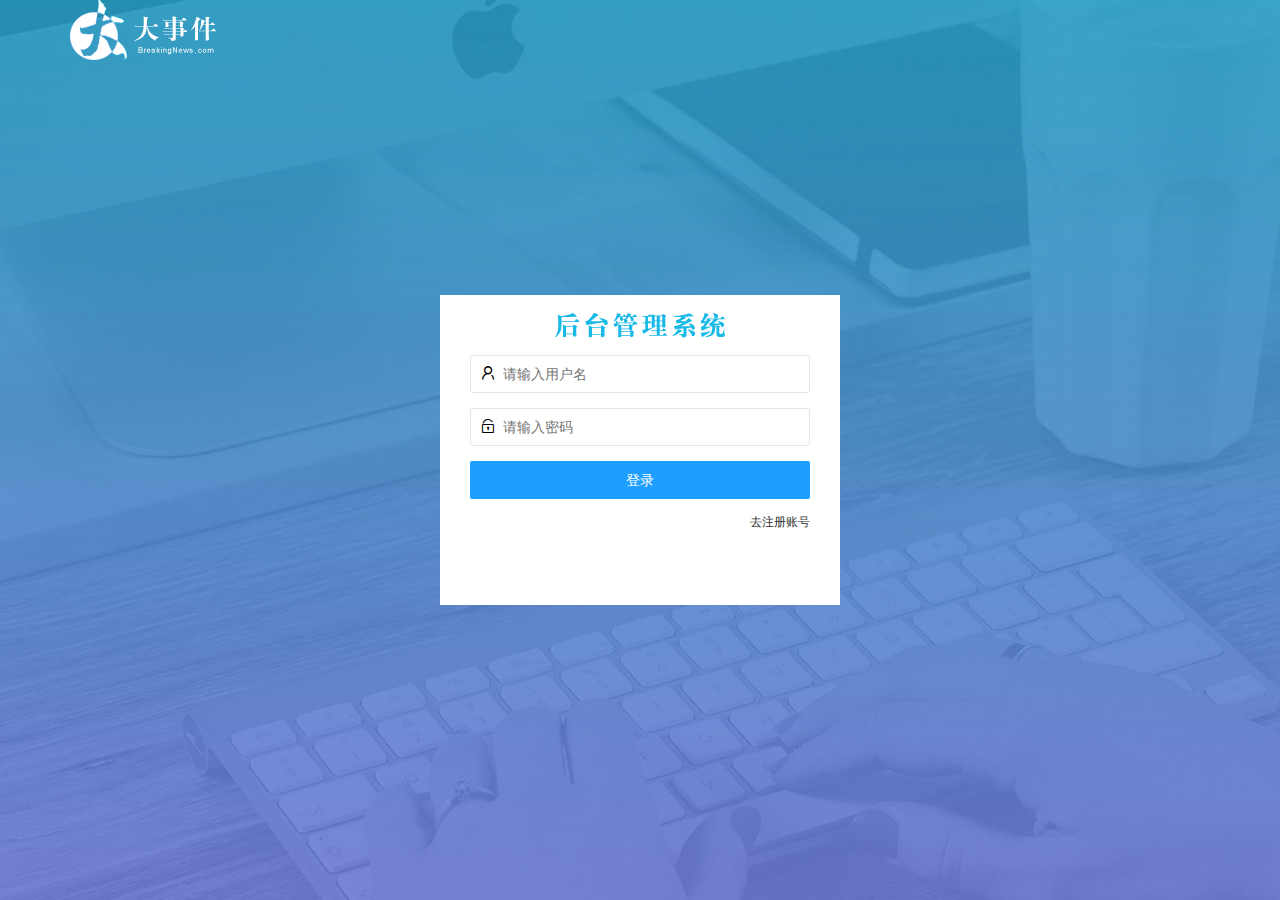
<file: login.html>
<!DOCTYPE html>
<html lang="en">
  <head>
    <meta charset="UTF-8" />
    <meta name="viewport" content="width=device-width, initial-scale=1.0" />
    <title>大事件-登录/注册</title>
    <!-- 导入 LayUI 的样式 -->
    <link rel="stylesheet" href="/assets/lib/layui/css/layui.css" />
    <!-- 导入自己的样式表 -->
    <link rel="stylesheet" href="/assets/css/login.css" />
  </head>
  <body>
    <!-- 头部的 Logo 区域 -->
    <div class="layui-main">
      <img src="/assets/images/logo.png" alt="" />
    </div>

    <!-- 登录注册区域 -->
    <div class="loginAndRegBox">
      <div class="title-box"></div>
        <!-- 登录的div -->
  <div class="login-box">
    <!-- 登录的表单 -->
    <form class="layui-form" action="" id="form_login">
      <!-- 用户名 -->
      <div class="layui-form-item">
        <i class="layui-icon layui-icon-username"></i>
        <input type="text" name="username" required lay-verify="required" placeholder="请输入用户名" autocomplete="off" class="layui-input" />
      </div>
      <!-- 密码 -->
      <div class="layui-form-item">
        <i class="layui-icon layui-icon-password"></i>
        <input type="password" name="password" required lay-verify="required|pwd" placeholder="请输入密码" autocomplete="off" class="layui-input" />
      </div>
      <!-- 登录按钮 -->
      <div class="layui-form-item">
        <!-- 注意：表单提交按钮和普通按钮的区别，就是 lay-submit 属性 -->
        <button class="layui-btn layui-btn-fluid layui-btn-normal" lay-submit>登录</button>
      </div>
      <div class="layui-form-item links">
        <a href="javascript:;" id="link_reg">去注册账号</a>
      </div>
    </form>
  </div>
       <!-- 注册的div -->
        <!-- 注册的div -->
  <div class="reg-box">
    <!-- 注册的表单 -->
    <form class="layui-form" id="form_reg">
      <!-- 用户名 -->
      <div class="layui-form-item">
        <i class="layui-icon layui-icon-username"></i>
        <input type="text" name="username" required lay-verify="required" placeholder="请输入用户名" autocomplete="off" class="layui-input" />
      </div>
      <!-- 密码 -->
      <div class="layui-form-item">
        <i class="layui-icon layui-icon-password"></i>
        <input type="password" name="password" required lay-verify="required|pwd" placeholder="请输入密码" autocomplete="off" class="layui-input" />
      </div>
      <!-- 密码确认框 -->
      <div class="layui-form-item">
        <i class="layui-icon layui-icon-password"></i>
        <input type="password" name="repassword" required lay-verify="required|pwd|repwd" placeholder="再次确认密码" autocomplete="off" class="layui-input" />
      </div>
      <!-- 注册按钮 -->
      <div class="layui-form-item">
        <!-- 注意：表单提交按钮和普通按钮的区别，就是 lay-submit 属性 -->
        <button class="layui-btn layui-btn-fluid layui-btn-normal" lay-submit>注册</button>
      </div>
      <div class="layui-form-item links">
        <a href="javascript:;" id="link_login">去登录</a>
      </div>
    </form>
  </div>
    </div>
    <script src="./assets/lib/layui/layui.all.js"></script>
    <script src="/assets/lib/jquery.js"></script>
    <script src="/assets/js/login.js"></script>
    <script src="./assets/js/baseAPi.js"></script>
  </body>
</html>
</file>
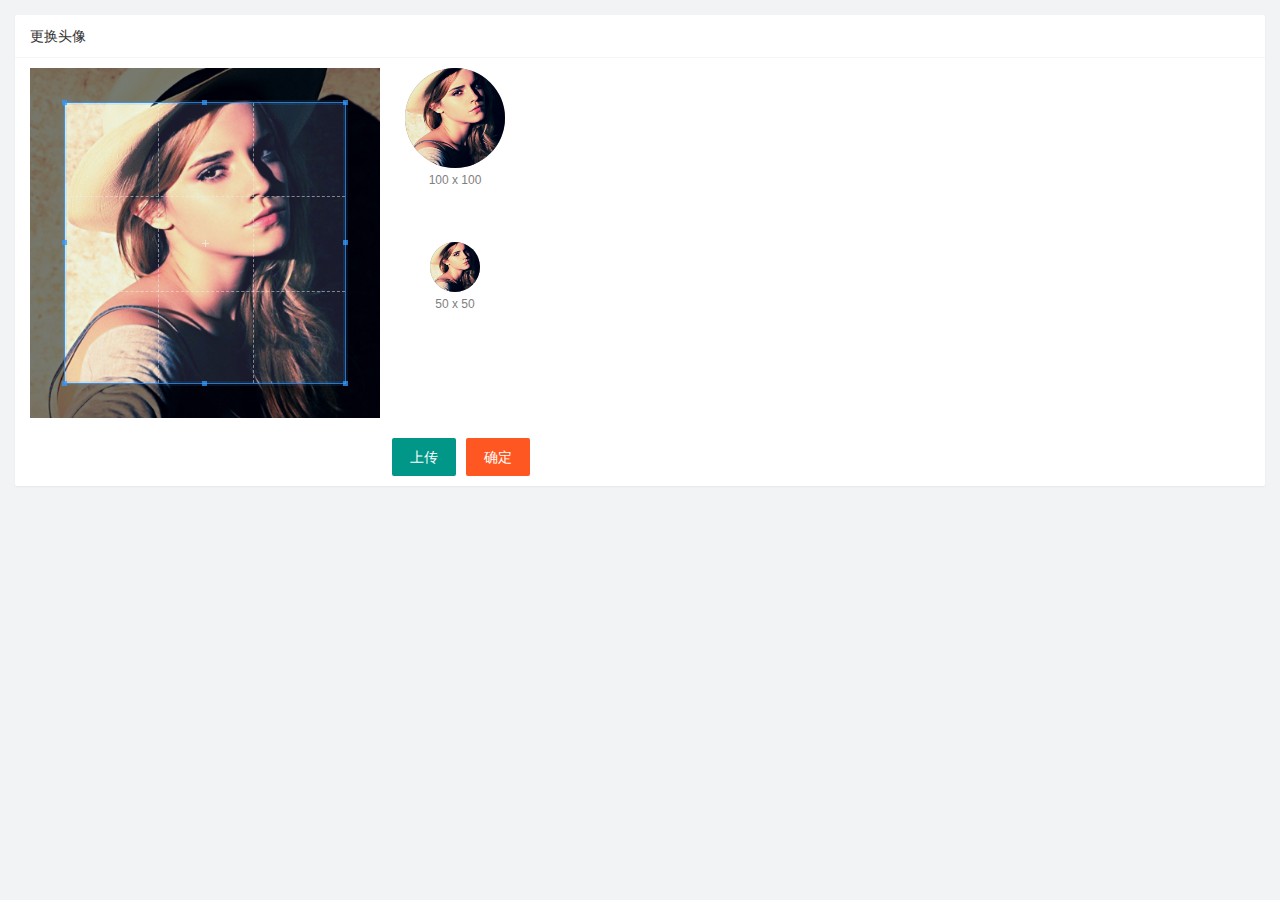
<file: user_avatar.html>
<!DOCTYPE html>
<html lang="en">

<head>
  <meta charset="UTF-8" />
  <meta name="viewport" content="width=device-width, initial-scale=1.0" />
  <title>Document</title>
  <link rel="stylesheet" href="/assets/lib/layui/css/layui.css" />
  <link rel="stylesheet" href="/assets/css/user/user_avatar.css" />
  <link rel="stylesheet" href="/assets/lib/cropper/cropper.css" />
</head>

<body>
  <!-- 卡片区域 -->
  <div class="layui-card">
    <div class="layui-card-header">更换头像</div>
    <div class="layui-card-body">
      <!-- 第一行的图片裁剪和预览区域 -->
<div class="row1">
  <!-- 图片裁剪区域 -->
  <div class="cropper-box">
    <!-- 这个 img 标签很重要，将来会把它初始化为裁剪区域 -->
    <img id="image" src="/assets/images/sample.jpg" />
  </div>
  <!-- 图片的预览区域 -->
  <div class="preview-box">
    <div>
      <!-- 宽高为 100px 的预览区域 -->
      <div class="img-preview w100"></div>
      <p class="size">100 x 100</p>
    </div>
    <div>
      <!-- 宽高为 50px 的预览区域 -->
      <div class="img-preview w50"></div>
      <p class="size">50 x 50</p>
    </div>
  </div>
</div
<!-- 第二行的按钮区域 -->
<div class="row2">
  <input type="file" id="file" accept="image/png,image/jpeg" />
  <button type="button" class="layui-btn" id="btnChooseImage">上传</button>
  <button type="button" class="layui-btn layui-btn-danger"id="btnUpload">确定</button>
</div>
    </div>
  </div>
  <script src="/assets/lib/jquery.js"></script>
  <script src="/assets/lib/layui/layui.all.js"></script>

  <script src="/assets/lib/cropper/Cropper.js"></script>
  <script src="/assets/lib/cropper/jquery-cropper.js"></script>
  <script src="assets/js/baseAPi.js"></script>
  <script src="/assets/js/user/user_avatar.js"></script>
</body>

</html>
</file>
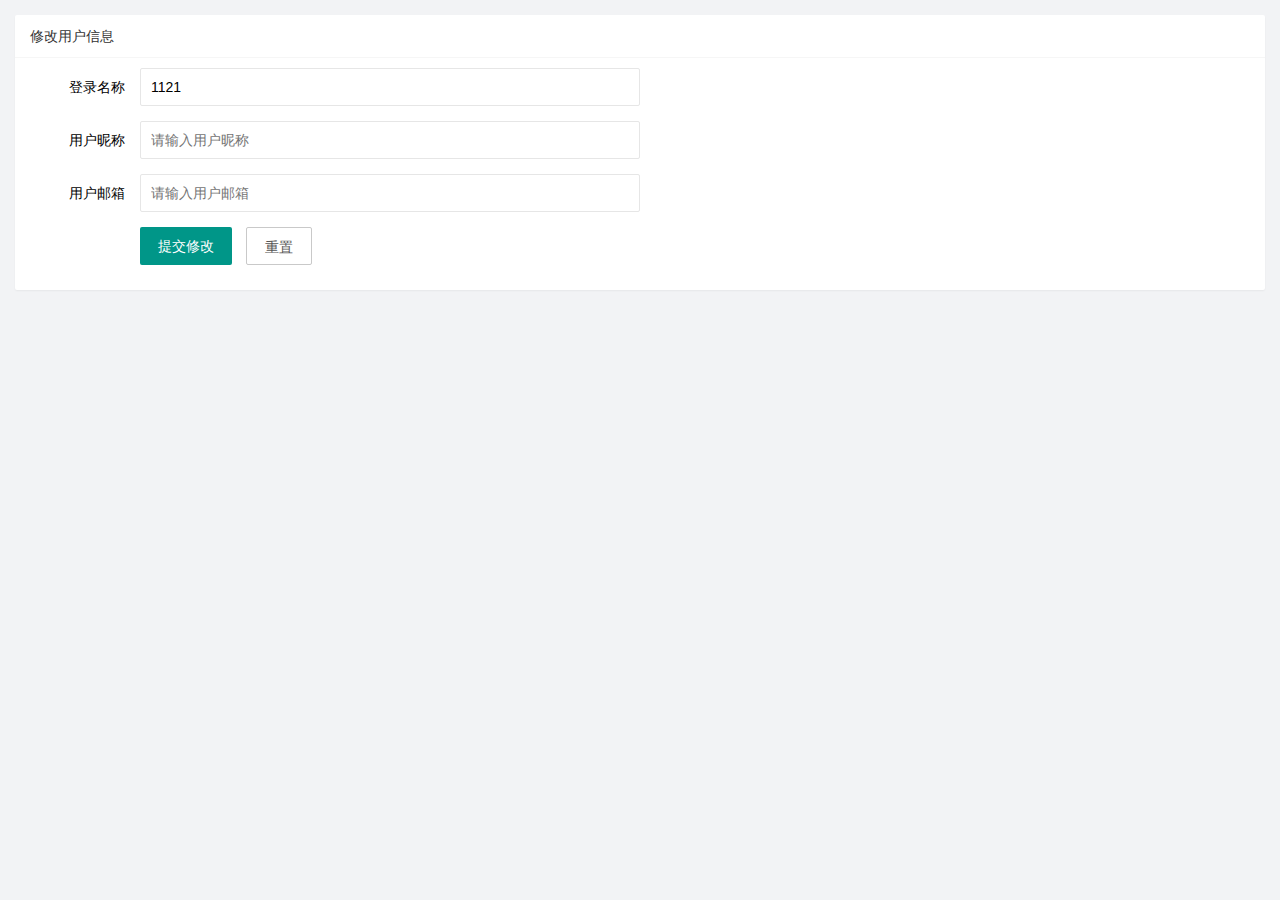
<file: user_info.html>
<!DOCTYPE html>
<html lang="en">
  <head>
    <meta charset="UTF-8" />
    <meta name="viewport" content="width=device-width, initial-scale=1.0" />
    <title>Document</title>
    <!-- 导入 layui 的样式 -->
    <link rel="stylesheet" href="/assets/lib/layui/css/layui.css" />
    <!-- 导入自己的样式 -->
    <link rel="stylesheet" href="/assets/css/user/userinfo.css" />
  </head>
  <body>
    <!-- 卡片区域 -->
    <div class="layui-card">
      <div class="layui-card-header">修改用户信息</div>
      <div class="layui-card-body">
      <!-- form 表单区域 -->
<form class="layui-form"  lay-filter="formUserInfo">
   <input type="hidden" name='id'>
  <div class="layui-form-item">
      <label class="layui-form-label">登录名称</label>
      <div class="layui-input-block">
        <input type="text" value='1121'name="username" required lay-verify="required" placeholder="请输入登录名称" autocomplete="off" class="layui-input" readonly />
      </div>
    </div>
    <div class="layui-form-item">
      <label class="layui-form-label">用户昵称</label>
      <div class="layui-input-block">
        <input type="text" name="nickname" required lay-verify="required|nickname" placeholder="请输入用户昵称" autocomplete="off" class="layui-input" />
      </div>
    </div>
    <div class="layui-form-item">
      <label class="layui-form-label">用户邮箱</label>
      <div class="layui-input-block">
        <input type="text" name="email" required lay-verify="required|email" placeholder="请输入用户邮箱" autocomplete="off" class="layui-input" />
      </div>
    </div>
    <div class="layui-form-item">
      <div class="layui-input-block">
        <button class="layui-btn" lay-submit lay-filter="formDemo">提交修改</button>
        <button type="reset" class="layui-btn layui-btn-primary"id='btnReset' >重置</button>
      </div>
    </div>
  </form>
      </div>
    </div>


    <!-- 导入 layui 的 js -->
<script src="/assets/lib/layui/layui.all.js"></script>
<!-- 导入 jquery -->
<script src="/assets/lib/jquery.js"></script>
<!-- 导入自己的 js -->
<script src="/assets/js/user/user_info.js"></script>
<!-- 引入baseapi让ajax接口不报错 -->
<script src="./assets/js/baseAPi.js"></script>
  </body>
</html>
</file>
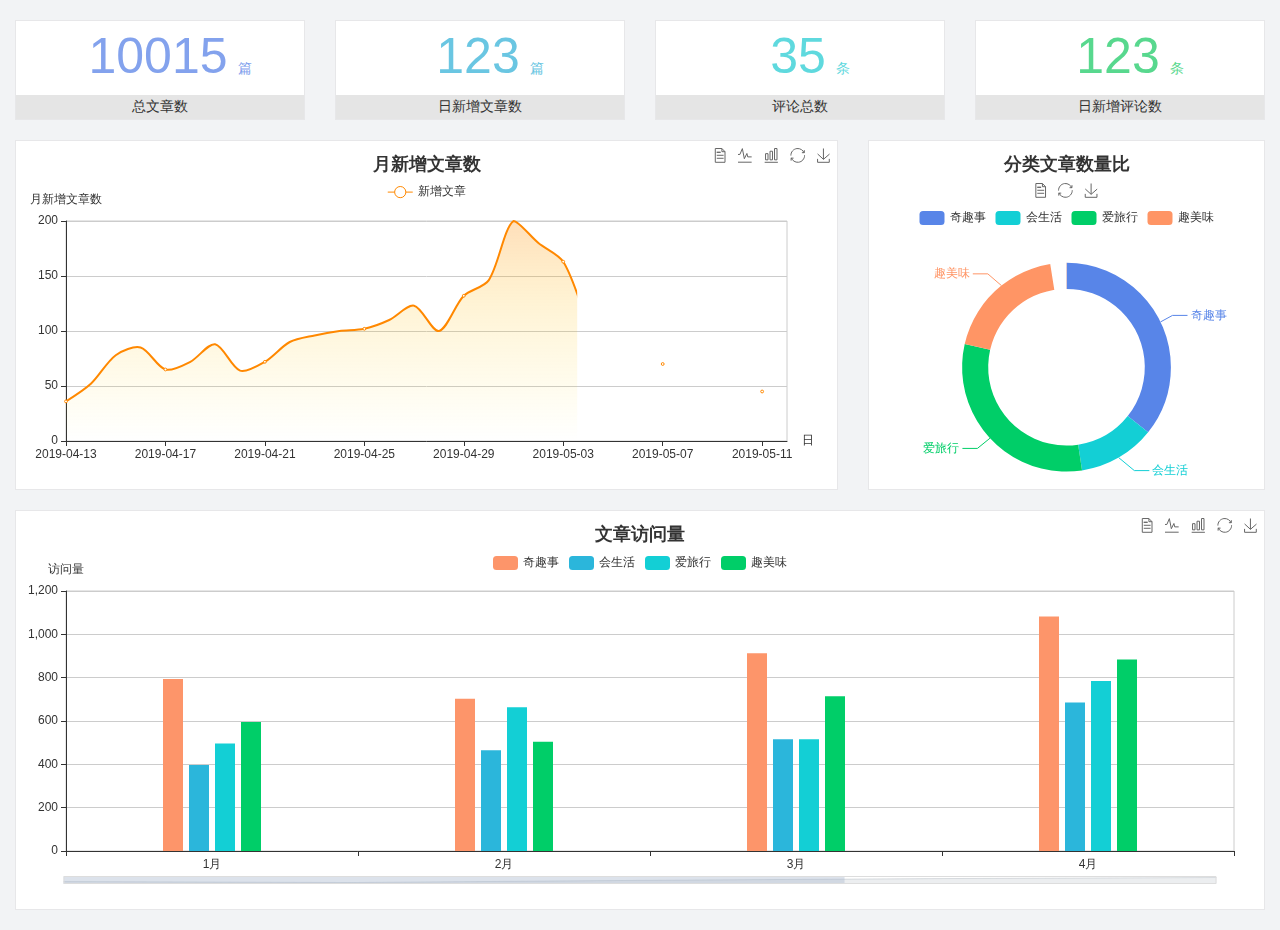
<file: home/dashboard.html>
<!DOCTYPE html>
<html lang="en">

<head>
  <meta charset="UTF-8">
  <meta name="viewport" content="width=device-width, initial-scale=1.0">
  <meta http-equiv="X-UA-Compatible" content="ie=edge">
  <title>图表统计</title>
  <link rel="stylesheet" href="../../assets/lib/bootstrap.css" />
  <link rel="stylesheet" href="../../assets/lib/main.css" />
  <script src="../../assets/lib/jquery.js"></script>
  <script type="text/javascript" src="../../assets/lib/echarts.min.js"></script>
</head>

<body>
  <div class="container-fluid">
    <div class="row spannel_list">
      <div class="col-sm-3 col-xs-6">
        <div class="spannel">
          <em>10015</em><span>篇</span>
          <b>总文章数</b>
        </div>
      </div>
      <div class="col-sm-3 col-xs-6">
        <div class="spannel scolor01">
          <em>123</em><span>篇</span>
          <b>日新增文章数</b>
        </div>
      </div>
      <div class="col-sm-3 col-xs-6">
        <div class="spannel scolor02">
          <em>35</em><span>条</span>
          <b>评论总数</b>
        </div>
      </div>
      <div class="col-sm-3 col-xs-6">
        <div class="spannel scolor03">
          <em>123</em><span>条</span>
          <b>日新增评论数</b>
        </div>
      </div>
    </div>
  </div>

  <div class="container-fluid">
    <div class="row curve-pie">
      <div class="col-lg-8 col-md-8">
        <div class="gragh_pannel" id="curve_show"></div>
      </div>
      <div class="col-lg-4 col-md-4">
        <div class="gragh_pannel" id="pie_show"></div>
      </div>
    </div>
  </div>

  <div class="container-fluid">
    <div class="column_pannel" id="column_show"></div>
  </div>

  <script>
    var oChart = echarts.init(document.getElementById('curve_show'));
    var aList_all = [
      { 'count': 36, 'date': '2019-04-13' },
      { 'count': 52, 'date': '2019-04-14' },
      { 'count': 78, 'date': '2019-04-15' },
      { 'count': 85, 'date': '2019-04-16' },
      { 'count': 65, 'date': '2019-04-17' },
      { 'count': 72, 'date': '2019-04-18' },
      { 'count': 88, 'date': '2019-04-19' },
      { 'count': 64, 'date': '2019-04-20' },
      { 'count': 72, 'date': '2019-04-21' },
      { 'count': 90, 'date': '2019-04-22' },
      { 'count': 96, 'date': '2019-04-23' },
      { 'count': 100, 'date': '2019-04-24' },
      { 'count': 102, 'date': '2019-04-25' },
      { 'count': 110, 'date': '2019-04-26' },
      { 'count': 123, 'date': '2019-04-27' },
      { 'count': 100, 'date': '2019-04-28' },
      { 'count': 132, 'date': '2019-04-29' },
      { 'count': 146, 'date': '2019-04-30' },
      { 'count': 200, 'date': '2019-05-01' },
      { 'count': 180, 'date': '2019-05-02' },
      { 'count': 163, 'date': '2019-05-03' },
      { 'count': 110, 'date': '2019-05-04' },
      { 'count': 80, 'date': '2019-05-05' },
      { 'count': 82, 'date': '2019-05-06' },
      { 'count': 70, 'date': '2019-05-07' },
      { 'count': 65, 'date': '2019-05-08' },
      { 'count': 54, 'date': '2019-05-09' },
      { 'count': 40, 'date': '2019-05-10' },
      { 'count': 45, 'date': '2019-05-11' },
      { 'count': 38, 'date': '2019-05-12' },
    ];

    let aCount = [];
    let aDate = [];

    for (var i = 0; i < aList_all.length; i++) {
      aCount.push(aList_all[i].count);
      aDate.push(aList_all[i].date);
    }

    var chartopt = {
      title: {
        text: '月新增文章数',
        left: 'center',
        top: '10'
      },
      tooltip: {
        trigger: 'axis'
      },
      legend: {
        data: ['新增文章'],
        top: '40'
      },
      toolbox: {
        show: true,
        feature: {
          mark: { show: true },
          dataView: { show: true, readOnly: false },
          magicType: { show: true, type: ['line', 'bar'] },
          restore: { show: true },
          saveAsImage: { show: true }
        }
      },
      calculable: true,
      xAxis: [
        {
          name: '日',
          type: 'category',
          boundaryGap: false,
          data: aDate
        }
      ],
      yAxis: [
        {
          name: '月新增文章数',
          type: 'value'
        }
      ],
      series: [
        {
          name: '新增文章',
          type: 'line',
          smooth: true,
          itemStyle: { normal: { areaStyle: { type: 'default' }, color: '#f80' }, lineStyle: { color: '#f80' } },
          data: aCount
        }],
      areaStyle: {
        normal: {
          color: new echarts.graphic.LinearGradient(0, 0, 0, 1, [{
            offset: 0,
            color: 'rgba(255,136,0,0.39)'
          }, {
            offset: .34,
            color: 'rgba(255,180,0,0.25)'
          }, {
            offset: 1,
            color: 'rgba(255,222,0,0.00)'
          }])

        }
      },
      grid: {
        show: true,
        x: 50,
        x2: 50,
        y: 80,
        height: 220
      }
    };

    oChart.setOption(chartopt);


    var oPie = echarts.init(document.getElementById('pie_show'));
    var oPieopt =
    {
      title: {
        top: 10,
        text: '分类文章数量比',
        x: 'center'
      },
      tooltip: {
        trigger: 'item',
        formatter: "{a} <br/>{b} : {c} ({d}%)"
      },
      color: ['#5885e8', '#13cfd5', '#00ce68', '#ff9565'],
      legend: {
        x: 'center',
        top: 65,
        data: ['奇趣事', '会生活', '爱旅行', '趣美味']
      },
      toolbox: {
        show: true,
        x: 'center',
        top: 35,
        feature: {
          mark: { show: true },
          dataView: { show: true, readOnly: false },
          magicType: {
            show: true,
            type: ['pie', 'funnel'],
            option: {
              funnel: {
                x: '25%',
                width: '50%',
                funnelAlign: 'left',
                max: 1548
              }
            }
          },
          restore: { show: true },
          saveAsImage: { show: true }
        }
      },
      calculable: true,
      series: [
        {
          name: '访问来源',
          type: 'pie',
          radius: ['45%', '60%'],
          center: ['50%', '65%'],
          data: [
            { value: 300, name: '奇趣事' },
            { value: 100, name: '会生活' },
            { value: 260, name: '爱旅行' },
            { value: 180, name: '趣美味' }
          ]
        }
      ]
    };
    oPie.setOption(oPieopt);



    var oColumn = this.echarts.init(document.getElementById('column_show'));
    var oColumnopt =
    {
      title: {
        text: '文章访问量',
        left: 'center',
        top: '10'
      },
      tooltip: {
        trigger: 'axis'
      },
      legend: {
        data: ['奇趣事', '会生活', '爱旅行', '趣美味'],
        top: '40'
      },
      toolbox: {
        show: true,
        feature: {
          mark: { show: true },
          dataView: { show: true, readOnly: false },
          magicType: { show: true, type: ['line', 'bar'] },
          restore: { show: true },
          saveAsImage: { show: true }
        }
      },
      calculable: true,
      xAxis: [
        {
          type: 'category',
          data: ['1月', '2月', '3月', '4月', '5月']
        }
      ],
      yAxis: [
        {
          name: '访问量',
          type: 'value'
        }
      ],
      series: [
        {
          name: '奇趣事',
          type: 'bar',
          barWidth: 20,
          itemStyle: {
            normal: { areaStyle: { type: 'default' }, color: '#fd956a' }
          },
          data: [800, 708, 920, 1090, 1200]
        },
        {
          name: '会生活',
          type: 'bar',
          barWidth: 20,
          itemStyle: {
            normal: { areaStyle: { type: 'default' }, color: '#2bb6db' }
          },
          data: [400, 468, 520, 690, 800]
        },
        {
          name: '爱旅行',
          type: 'bar',
          barWidth: 20,
          itemStyle: {
            normal: { areaStyle: { type: 'default' }, color: '#13cfd5' }
          },
          data: [500, 668, 520, 790, 900]
        },
        {
          name: '趣美味',
          type: 'bar',
          barWidth: 20,
          itemStyle: {
            normal: { areaStyle: { type: 'default' }, color: '#00ce68' }
          },
          data: [600, 508, 720, 890, 1000]
        }
      ],
      grid: {
        show: true,
        x: 50,
        x2: 30,
        y: 80,
        height: 260
      },
      dataZoom: [//给x轴设置滚动条
        {
          start: 0,//默认为0
          end: 100 - 1000 / 31,//默认为100
          type: 'slider',
          show: true,
          xAxisIndex: [0],
          handleSize: 0,//滑动条的 左右2个滑动条的大小
          height: 8,//组件高度
          left: 45, //左边的距离
          right: 50,//右边的距离
          bottom: 26,//右边的距离
          handleColor: '#ddd',//h滑动图标的颜色
          handleStyle: {
            borderColor: "#cacaca",
            borderWidth: "1",
            shadowBlur: 2,
            background: "#ddd",
            shadowColor: "#ddd",
          }
        }]
    };
    oColumn.setOption(oColumnopt);
  </script>
</body>

</html>
</file>
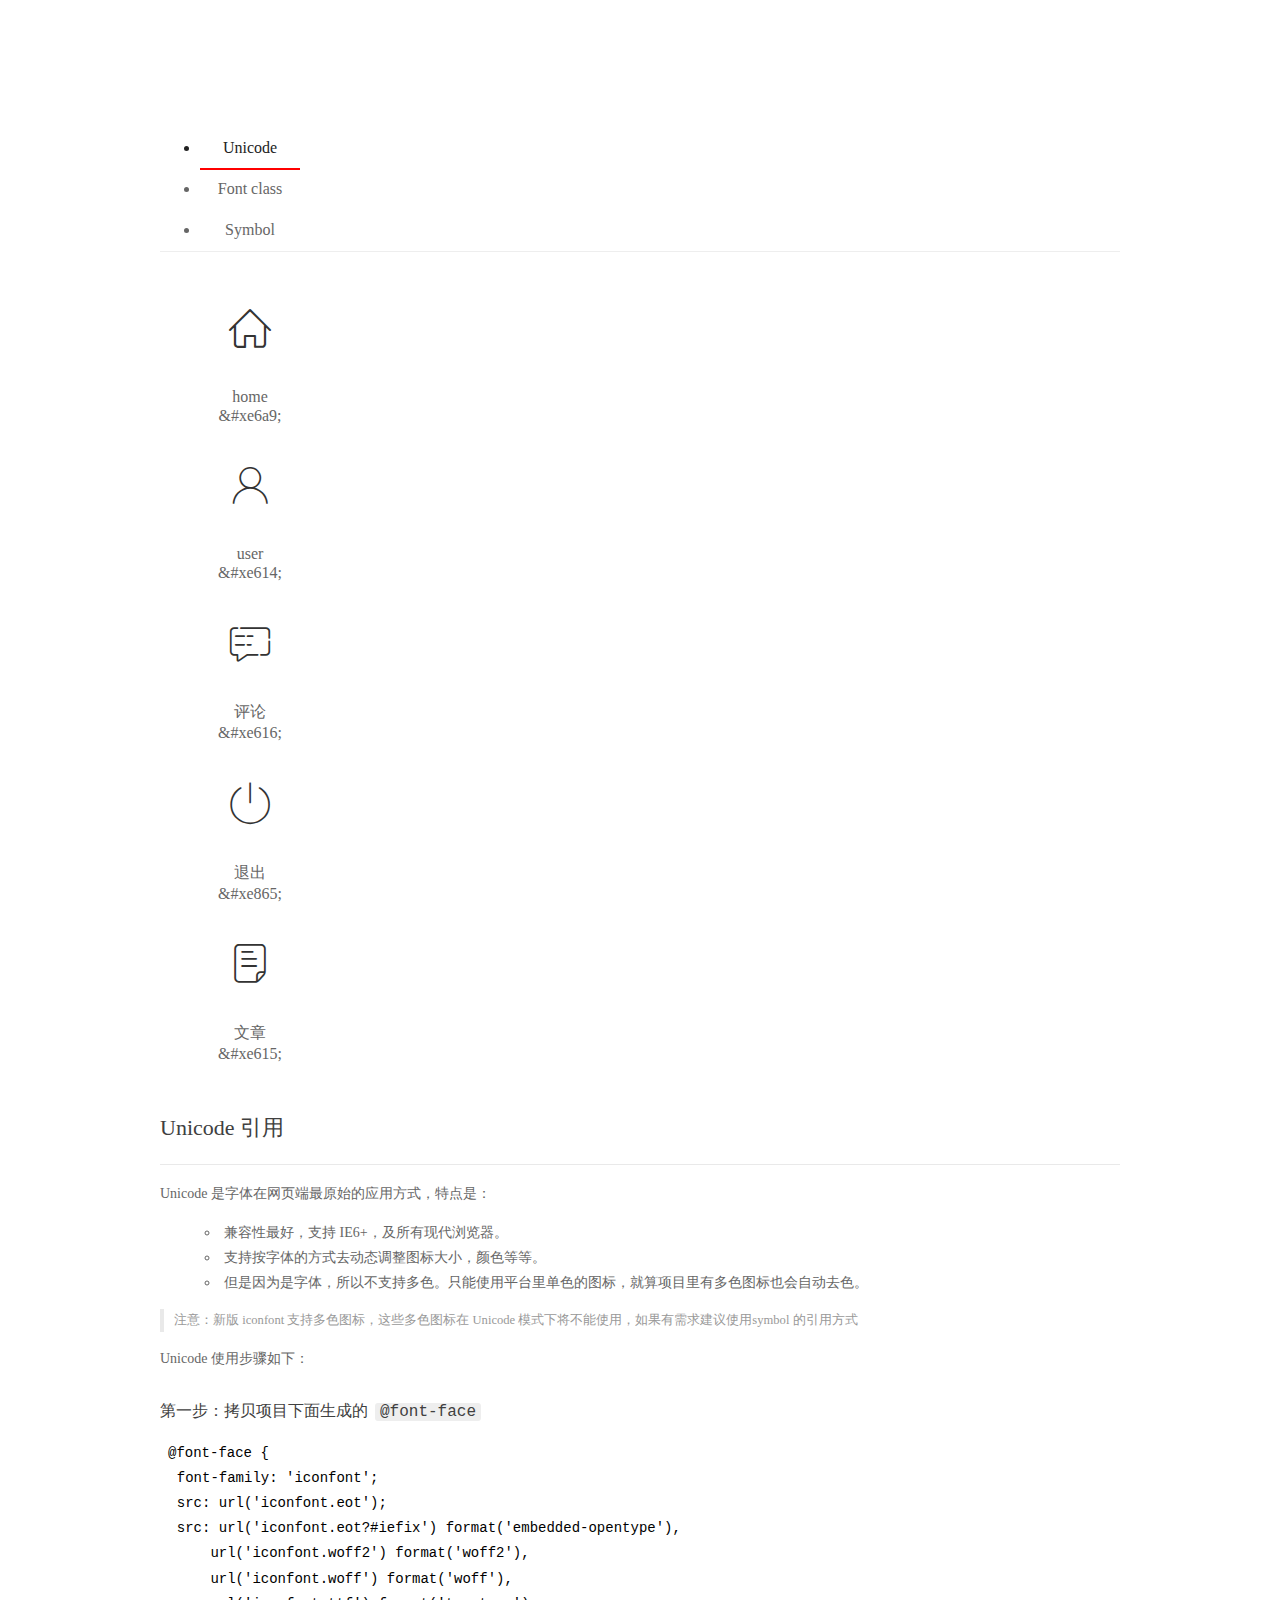
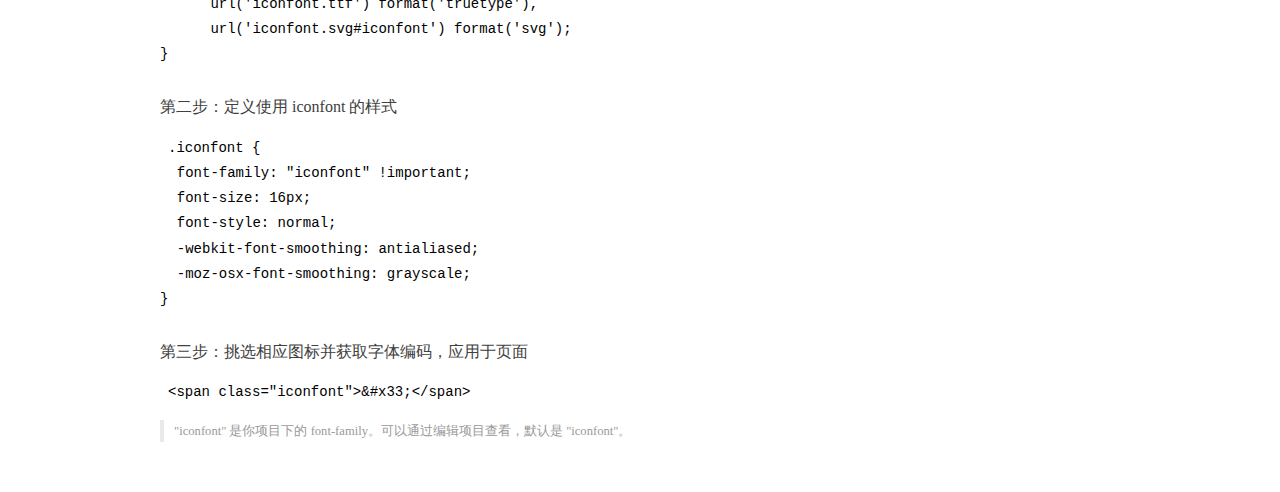
<file: assets/fonts/demo_index.html>
<!DOCTYPE html>
<html>
<head>
  <meta charset="utf-8"/>
  <title>IconFont Demo</title>
  <link rel="shortcut icon" href="https://gtms04.alicdn.com/tps/i4/TB1_oz6GVXXXXaFXpXXJDFnIXXX-64-64.ico" type="image/x-icon"/>
  <link rel="stylesheet" href="https://g.alicdn.com/thx/cube/1.3.2/cube.min.css">
  <link rel="stylesheet" href="demo.css">
  <link rel="stylesheet" href="iconfont.css">
  <script src="iconfont.js"></script>
  <!-- jQuery -->
  <script src="https://a1.alicdn.com/oss/uploads/2018/12/26/7bfddb60-08e8-11e9-9b04-53e73bb6408b.js"></script>
  <!-- 代码高亮 -->
  <script src="https://a1.alicdn.com/oss/uploads/2018/12/26/a3f714d0-08e6-11e9-8a15-ebf944d7534c.js"></script>
</head>
<body>
  <div class="main">
    <h1 class="logo"><a href="https://www.iconfont.cn/" title="iconfont 首页" target="_blank">&#xe86b;</a></h1>
    <div class="nav-tabs">
      <ul id="tabs" class="dib-box">
        <li class="dib active"><span>Unicode</span></li>
        <li class="dib"><span>Font class</span></li>
        <li class="dib"><span>Symbol</span></li>
      </ul>
      
    </div>
    <div class="tab-container">
      <div class="content unicode" style="display: block;">
          <ul class="icon_lists dib-box">
          
            <li class="dib">
              <span class="icon iconfont">&#xe6a9;</span>
                <div class="name">home</div>
                <div class="code-name">&amp;#xe6a9;</div>
              </li>
          
            <li class="dib">
              <span class="icon iconfont">&#xe614;</span>
                <div class="name">user</div>
                <div class="code-name">&amp;#xe614;</div>
              </li>
          
            <li class="dib">
              <span class="icon iconfont">&#xe616;</span>
                <div class="name">评论</div>
                <div class="code-name">&amp;#xe616;</div>
              </li>
          
            <li class="dib">
              <span class="icon iconfont">&#xe865;</span>
                <div class="name">退出</div>
                <div class="code-name">&amp;#xe865;</div>
              </li>
          
            <li class="dib">
              <span class="icon iconfont">&#xe615;</span>
                <div class="name">文章</div>
                <div class="code-name">&amp;#xe615;</div>
              </li>
          
          </ul>
          <div class="article markdown">
          <h2 id="unicode-">Unicode 引用</h2>
          <hr>

          <p>Unicode 是字体在网页端最原始的应用方式，特点是：</p>
          <ul>
            <li>兼容性最好，支持 IE6+，及所有现代浏览器。</li>
            <li>支持按字体的方式去动态调整图标大小，颜色等等。</li>
            <li>但是因为是字体，所以不支持多色。只能使用平台里单色的图标，就算项目里有多色图标也会自动去色。</li>
          </ul>
          <blockquote>
            <p>注意：新版 iconfont 支持多色图标，这些多色图标在 Unicode 模式下将不能使用，如果有需求建议使用symbol 的引用方式</p>
          </blockquote>
          <p>Unicode 使用步骤如下：</p>
          <h3 id="-font-face">第一步：拷贝项目下面生成的 <code>@font-face</code></h3>
<pre><code class="language-css"
>@font-face {
  font-family: 'iconfont';
  src: url('iconfont.eot');
  src: url('iconfont.eot?#iefix') format('embedded-opentype'),
      url('iconfont.woff2') format('woff2'),
      url('iconfont.woff') format('woff'),
      url('iconfont.ttf') format('truetype'),
      url('iconfont.svg#iconfont') format('svg');
}
</code></pre>
          <h3 id="-iconfont-">第二步：定义使用 iconfont 的样式</h3>
<pre><code class="language-css"
>.iconfont {
  font-family: "iconfont" !important;
  font-size: 16px;
  font-style: normal;
  -webkit-font-smoothing: antialiased;
  -moz-osx-font-smoothing: grayscale;
}
</code></pre>
          <h3 id="-">第三步：挑选相应图标并获取字体编码，应用于页面</h3>
<pre>
<code class="language-html"
>&lt;span class="iconfont"&gt;&amp;#x33;&lt;/span&gt;
</code></pre>
          <blockquote>
            <p>"iconfont" 是你项目下的 font-family。可以通过编辑项目查看，默认是 "iconfont"。</p>
          </blockquote>
          </div>
      </div>
      <div class="content font-class">
        <ul class="icon_lists dib-box">
          
          <li class="dib">
            <span class="icon iconfont icon-home"></span>
            <div class="name">
              home
            </div>
            <div class="code-name">.icon-home
            </div>
          </li>
          
          <li class="dib">
            <span class="icon iconfont icon-user"></span>
            <div class="name">
              user
            </div>
            <div class="code-name">.icon-user
            </div>
          </li>
          
          <li class="dib">
            <span class="icon iconfont icon-pinglun"></span>
            <div class="name">
              评论
            </div>
            <div class="code-name">.icon-pinglun
            </div>
          </li>
          
          <li class="dib">
            <span class="icon iconfont icon-tuichu"></span>
            <div class="name">
              退出
            </div>
            <div class="code-name">.icon-tuichu
            </div>
          </li>
          
          <li class="dib">
            <span class="icon iconfont icon-16"></span>
            <div class="name">
              文章
            </div>
            <div class="code-name">.icon-16
            </div>
          </li>
          
        </ul>
        <div class="article markdown">
        <h2 id="font-class-">font-class 引用</h2>
        <hr>

        <p>font-class 是 Unicode 使用方式的一种变种，主要是解决 Unicode 书写不直观，语意不明确的问题。</p>
        <p>与 Unicode 使用方式相比，具有如下特点：</p>
        <ul>
          <li>兼容性良好，支持 IE8+，及所有现代浏览器。</li>
          <li>相比于 Unicode 语意明确，书写更直观。可以很容易分辨这个 icon 是什么。</li>
          <li>因为使用 class 来定义图标，所以当要替换图标时，只需要修改 class 里面的 Unicode 引用。</li>
          <li>不过因为本质上还是使用的字体，所以多色图标还是不支持的。</li>
        </ul>
        <p>使用步骤如下：</p>
        <h3 id="-fontclass-">第一步：引入项目下面生成的 fontclass 代码：</h3>
<pre><code class="language-html">&lt;link rel="stylesheet" href="./iconfont.css"&gt;
</code></pre>
        <h3 id="-">第二步：挑选相应图标并获取类名，应用于页面：</h3>
<pre><code class="language-html">&lt;span class="iconfont icon-xxx"&gt;&lt;/span&gt;
</code></pre>
        <blockquote>
          <p>"
            iconfont" 是你项目下的 font-family。可以通过编辑项目查看，默认是 "iconfont"。</p>
        </blockquote>
      </div>
      </div>
      <div class="content symbol">
          <ul class="icon_lists dib-box">
          
            <li class="dib">
                <svg class="icon svg-icon" aria-hidden="true">
                  <use xlink:href="#icon-home"></use>
                </svg>
                <div class="name">home</div>
                <div class="code-name">#icon-home</div>
            </li>
          
            <li class="dib">
                <svg class="icon svg-icon" aria-hidden="true">
                  <use xlink:href="#icon-user"></use>
                </svg>
                <div class="name">user</div>
                <div class="code-name">#icon-user</div>
            </li>
          
            <li class="dib">
                <svg class="icon svg-icon" aria-hidden="true">
                  <use xlink:href="#icon-pinglun"></use>
                </svg>
                <div class="name">评论</div>
                <div class="code-name">#icon-pinglun</div>
            </li>
          
            <li class="dib">
                <svg class="icon svg-icon" aria-hidden="true">
                  <use xlink:href="#icon-tuichu"></use>
                </svg>
                <div class="name">退出</div>
                <div class="code-name">#icon-tuichu</div>
            </li>
          
            <li class="dib">
                <svg class="icon svg-icon" aria-hidden="true">
                  <use xlink:href="#icon-16"></use>
                </svg>
                <div class="name">文章</div>
                <div class="code-name">#icon-16</div>
            </li>
          
          </ul>
          <div class="article markdown">
          <h2 id="symbol-">Symbol 引用</h2>
          <hr>

          <p>这是一种全新的使用方式，应该说这才是未来的主流，也是平台目前推荐的用法。相关介绍可以参考这篇<a href="">文章</a>
            这种用法其实是做了一个 SVG 的集合，与另外两种相比具有如下特点：</p>
          <ul>
            <li>支持多色图标了，不再受单色限制。</li>
            <li>通过一些技巧，支持像字体那样，通过 <code>font-size</code>, <code>color</code> 来调整样式。</li>
            <li>兼容性较差，支持 IE9+，及现代浏览器。</li>
            <li>浏览器渲染 SVG 的性能一般，还不如 png。</li>
          </ul>
          <p>使用步骤如下：</p>
          <h3 id="-symbol-">第一步：引入项目下面生成的 symbol 代码：</h3>
<pre><code class="language-html">&lt;script src="./iconfont.js"&gt;&lt;/script&gt;
</code></pre>
          <h3 id="-css-">第二步：加入通用 CSS 代码（引入一次就行）：</h3>
<pre><code class="language-html">&lt;style&gt;
.icon {
  width: 1em;
  height: 1em;
  vertical-align: -0.15em;
  fill: currentColor;
  overflow: hidden;
}
&lt;/style&gt;
</code></pre>
          <h3 id="-">第三步：挑选相应图标并获取类名，应用于页面：</h3>
<pre><code class="language-html">&lt;svg class="icon" aria-hidden="true"&gt;
  &lt;use xlink:href="#icon-xxx"&gt;&lt;/use&gt;
&lt;/svg&gt;
</code></pre>
          </div>
      </div>

    </div>
  </div>
  <script>
  $(document).ready(function () {
      $('.tab-container .content:first').show()

      $('#tabs li').click(function (e) {
        var tabContent = $('.tab-container .content')
        var index = $(this).index()

        if ($(this).hasClass('active')) {
          return
        } else {
          $('#tabs li').removeClass('active')
          $(this).addClass('active')

          tabContent.hide().eq(index).fadeIn()
        }
      })
    })
  </script>
</body>
</html>
</file>
<file: assets/lib/layui/css/layui.css>
/** layui-v2.5.5 MIT License By https://www.layui.com */
 .layui-inline,img{display:inline-block;vertical-align:middle}h1,h2,h3,h4,h5,h6{font-weight:400}.layui-edge,.layui-header,.layui-inline,.layui-main{position:relative}.layui-body,.layui-edge,.layui-elip{overflow:hidden}.layui-btn,.layui-edge,.layui-inline,img{vertical-align:middle}.layui-btn,.layui-disabled,.layui-icon,.layui-unselect{-moz-user-select:none;-webkit-user-select:none;-ms-user-select:none}.layui-elip,.layui-form-checkbox span,.layui-form-pane .layui-form-label{text-overflow:ellipsis;white-space:nowrap}.layui-breadcrumb,.layui-tree-btnGroup{visibility:hidden}blockquote,body,button,dd,div,dl,dt,form,h1,h2,h3,h4,h5,h6,input,li,ol,p,pre,td,textarea,th,ul{margin:0;padding:0;-webkit-tap-highlight-color:rgba(0,0,0,0)}a:active,a:hover{outline:0}img{border:none}li{list-style:none}table{border-collapse:collapse;border-spacing:0}h4,h5,h6{font-size:100%}button,input,optgroup,option,select,textarea{font-family:inherit;font-size:inherit;font-style:inherit;font-weight:inherit;outline:0}pre{white-space:pre-wrap;white-space:-moz-pre-wrap;white-space:-pre-wrap;white-space:-o-pre-wrap;word-wrap:break-word}body{line-height:24px;font:14px Helvetica Neue,Helvetica,PingFang SC,Tahoma,Arial,sans-serif}hr{height:1px;margin:10px 0;border:0;clear:both}a{color:#333;text-decoration:none}a:hover{color:#777}a cite{font-style:normal;*cursor:pointer}.layui-border-box,.layui-border-box *{box-sizing:border-box}.layui-box,.layui-box *{box-sizing:content-box}.layui-clear{clear:both;*zoom:1}.layui-clear:after{content:'\20';clear:both;*zoom:1;display:block;height:0}.layui-inline{*display:inline;*zoom:1}.layui-edge{display:inline-block;width:0;height:0;border-width:6px;border-style:dashed;border-color:transparent}.layui-edge-top{top:-4px;border-bottom-color:#999;border-bottom-style:solid}.layui-edge-right{border-left-color:#999;border-left-style:solid}.layui-edge-bottom{top:2px;border-top-color:#999;border-top-style:solid}.layui-edge-left{border-right-color:#999;border-right-style:solid}.layui-disabled,.layui-disabled:hover{color:#d2d2d2!important;cursor:not-allowed!important}.layui-circle{border-radius:100%}.layui-show{display:block!important}.layui-hide{display:none!important}@font-face{font-family:layui-icon;src:url(../font/iconfont.eot?v=250);src:url(../font/iconfont.eot?v=250#iefix) format('embedded-opentype'),url(../font/iconfont.woff2?v=250) format('woff2'),url(../font/iconfont.woff?v=250) format('woff'),url(../font/iconfont.ttf?v=250) format('truetype'),url(../font/iconfont.svg?v=250#layui-icon) format('svg')}.layui-icon{font-family:layui-icon!important;font-size:16px;font-style:normal;-webkit-font-smoothing:antialiased;-moz-osx-font-smoothing:grayscale}.layui-icon-reply-fill:before{content:"\e611"}.layui-icon-set-fill:before{content:"\e614"}.layui-icon-menu-fill:before{content:"\e60f"}.layui-icon-search:before{content:"\e615"}.layui-icon-share:before{content:"\e641"}.layui-icon-set-sm:before{content:"\e620"}.layui-icon-engine:before{content:"\e628"}.layui-icon-close:before{content:"\1006"}.layui-icon-close-fill:before{content:"\1007"}.layui-icon-chart-screen:before{content:"\e629"}.layui-icon-star:before{content:"\e600"}.layui-icon-circle-dot:before{content:"\e617"}.layui-icon-chat:before{content:"\e606"}.layui-icon-release:before{content:"\e609"}.layui-icon-list:before{content:"\e60a"}.layui-icon-chart:before{content:"\e62c"}.layui-icon-ok-circle:before{content:"\1005"}.layui-icon-layim-theme:before{content:"\e61b"}.layui-icon-table:before{content:"\e62d"}.layui-icon-right:before{content:"\e602"}.layui-icon-left:before{content:"\e603"}.layui-icon-cart-simple:before{content:"\e698"}.layui-icon-face-cry:before{content:"\e69c"}.layui-icon-face-smile:before{content:"\e6af"}.layui-icon-survey:before{content:"\e6b2"}.layui-icon-tree:before{content:"\e62e"}.layui-icon-upload-circle:before{content:"\e62f"}.layui-icon-add-circle:before{content:"\e61f"}.layui-icon-download-circle:before{content:"\e601"}.layui-icon-templeate-1:before{content:"\e630"}.layui-icon-util:before{content:"\e631"}.layui-icon-face-surprised:before{content:"\e664"}.layui-icon-edit:before{content:"\e642"}.layui-icon-speaker:before{content:"\e645"}.layui-icon-down:before{content:"\e61a"}.layui-icon-file:before{content:"\e621"}.layui-icon-layouts:before{content:"\e632"}.layui-icon-rate-half:before{content:"\e6c9"}.layui-icon-add-circle-fine:before{content:"\e608"}.layui-icon-prev-circle:before{content:"\e633"}.layui-icon-read:before{content:"\e705"}.layui-icon-404:before{content:"\e61c"}.layui-icon-carousel:before{content:"\e634"}.layui-icon-help:before{content:"\e607"}.layui-icon-code-circle:before{content:"\e635"}.layui-icon-water:before{content:"\e636"}.layui-icon-username:before{content:"\e66f"}.layui-icon-find-fill:before{content:"\e670"}.layui-icon-about:before{content:"\e60b"}.layui-icon-location:before{content:"\e715"}.layui-icon-up:before{content:"\e619"}.layui-icon-pause:before{content:"\e651"}.layui-icon-date:before{content:"\e637"}.layui-icon-layim-uploadfile:before{content:"\e61d"}.layui-icon-delete:before{content:"\e640"}.layui-icon-play:before{content:"\e652"}.layui-icon-top:before{content:"\e604"}.layui-icon-friends:before{content:"\e612"}.layui-icon-refresh-3:before{content:"\e9aa"}.layui-icon-ok:before{content:"\e605"}.layui-icon-layer:before{content:"\e638"}.layui-icon-face-smile-fine:before{content:"\e60c"}.layui-icon-dollar:before{content:"\e659"}.layui-icon-group:before{content:"\e613"}.layui-icon-layim-download:before{content:"\e61e"}.layui-icon-picture-fine:before{content:"\e60d"}.layui-icon-link:before{content:"\e64c"}.layui-icon-diamond:before{content:"\e735"}.layui-icon-log:before{content:"\e60e"}.layui-icon-rate-solid:before{content:"\e67a"}.layui-icon-fonts-del:before{content:"\e64f"}.layui-icon-unlink:before{content:"\e64d"}.layui-icon-fonts-clear:before{content:"\e639"}.layui-icon-triangle-r:before{content:"\e623"}.layui-icon-circle:before{content:"\e63f"}.layui-icon-radio:before{content:"\e643"}.layui-icon-align-center:before{content:"\e647"}.layui-icon-align-right:before{content:"\e648"}.layui-icon-align-left:before{content:"\e649"}.layui-icon-loading-1:before{content:"\e63e"}.layui-icon-return:before{content:"\e65c"}.layui-icon-fonts-strong:before{content:"\e62b"}.layui-icon-upload:before{content:"\e67c"}.layui-icon-dialogue:before{content:"\e63a"}.layui-icon-video:before{content:"\e6ed"}.layui-icon-headset:before{content:"\e6fc"}.layui-icon-cellphone-fine:before{content:"\e63b"}.layui-icon-add-1:before{content:"\e654"}.layui-icon-face-smile-b:before{content:"\e650"}.layui-icon-fonts-html:before{content:"\e64b"}.layui-icon-form:before{content:"\e63c"}.layui-icon-cart:before{content:"\e657"}.layui-icon-camera-fill:before{content:"\e65d"}.layui-icon-tabs:before{content:"\e62a"}.layui-icon-fonts-code:before{content:"\e64e"}.layui-icon-fire:before{content:"\e756"}.layui-icon-set:before{content:"\e716"}.layui-icon-fonts-u:before{content:"\e646"}.layui-icon-triangle-d:before{content:"\e625"}.layui-icon-tips:before{content:"\e702"}.layui-icon-picture:before{content:"\e64a"}.layui-icon-more-vertical:before{content:"\e671"}.layui-icon-flag:before{content:"\e66c"}.layui-icon-loading:before{content:"\e63d"}.layui-icon-fonts-i:before{content:"\e644"}.layui-icon-refresh-1:before{content:"\e666"}.layui-icon-rmb:before{content:"\e65e"}.layui-icon-home:before{content:"\e68e"}.layui-icon-user:before{content:"\e770"}.layui-icon-notice:before{content:"\e667"}.layui-icon-login-weibo:before{content:"\e675"}.layui-icon-voice:before{content:"\e688"}.layui-icon-upload-drag:before{content:"\e681"}.layui-icon-login-qq:before{content:"\e676"}.layui-icon-snowflake:before{content:"\e6b1"}.layui-icon-file-b:before{content:"\e655"}.layui-icon-template:before{content:"\e663"}.layui-icon-auz:before{content:"\e672"}.layui-icon-console:before{content:"\e665"}.layui-icon-app:before{content:"\e653"}.layui-icon-prev:before{content:"\e65a"}.layui-icon-website:before{content:"\e7ae"}.layui-icon-next:before{content:"\e65b"}.layui-icon-component:before{content:"\e857"}.layui-icon-more:before{content:"\e65f"}.layui-icon-login-wechat:before{content:"\e677"}.layui-icon-shrink-right:before{content:"\e668"}.layui-icon-spread-left:before{content:"\e66b"}.layui-icon-camera:before{content:"\e660"}.layui-icon-note:before{content:"\e66e"}.layui-icon-refresh:before{content:"\e669"}.layui-icon-female:before{content:"\e661"}.layui-icon-male:before{content:"\e662"}.layui-icon-password:before{content:"\e673"}.layui-icon-senior:before{content:"\e674"}.layui-icon-theme:before{content:"\e66a"}.layui-icon-tread:before{content:"\e6c5"}.layui-icon-praise:before{content:"\e6c6"}.layui-icon-star-fill:before{content:"\e658"}.layui-icon-rate:before{content:"\e67b"}.layui-icon-template-1:before{content:"\e656"}.layui-icon-vercode:before{content:"\e679"}.layui-icon-cellphone:before{content:"\e678"}.layui-icon-screen-full:before{content:"\e622"}.layui-icon-screen-restore:before{content:"\e758"}.layui-icon-cols:before{content:"\e610"}.layui-icon-export:before{content:"\e67d"}.layui-icon-print:before{content:"\e66d"}.layui-icon-slider:before{content:"\e714"}.layui-icon-addition:before{content:"\e624"}.layui-icon-subtraction:before{content:"\e67e"}.layui-icon-service:before{content:"\e626"}.layui-icon-transfer:before{content:"\e691"}.layui-main{width:1140px;margin:0 auto}.layui-header{z-index:1000;height:60px}.layui-header a:hover{transition:all .5s;-webkit-transition:all .5s}.layui-side{position:fixed;left:0;top:0;bottom:0;z-index:999;width:200px;overflow-x:hidden}.layui-side-scroll{position:relative;width:220px;height:100%;overflow-x:hidden}.layui-body{position:absolute;left:200px;right:0;top:0;bottom:0;z-index:998;width:auto;overflow-y:auto;box-sizing:border-box}.layui-layout-body{overflow:hidden}.layui-layout-admin .layui-header{background-color:#23262E}.layui-layout-admin .layui-side{top:60px;width:200px;overflow-x:hidden}.layui-layout-admin .layui-body{position:fixed;top:60px;bottom:44px}.layui-layout-admin .layui-main{width:auto;margin:0 15px}.layui-layout-admin .layui-footer{position:fixed;left:200px;right:0;bottom:0;height:44px;line-height:44px;padding:0 15px;background-color:#eee}.layui-layout-admin .layui-logo{position:absolute;left:0;top:0;width:200px;height:100%;line-height:60px;text-align:center;color:#009688;font-size:16px}.layui-layout-admin .layui-header .layui-nav{background:0 0}.layui-layout-left{position:absolute!important;left:200px;top:0}.layui-layout-right{position:absolute!important;right:0;top:0}.layui-container{position:relative;margin:0 auto;padding:0 15px;box-sizing:border-box}.layui-fluid{position:relative;margin:0 auto;padding:0 15px}.layui-row:after,.layui-row:before{content:'';display:block;clear:both}.layui-col-lg1,.layui-col-lg10,.layui-col-lg11,.layui-col-lg12,.layui-col-lg2,.layui-col-lg3,.layui-col-lg4,.layui-col-lg5,.layui-col-lg6,.layui-col-lg7,.layui-col-lg8,.layui-col-lg9,.layui-col-md1,.layui-col-md10,.layui-col-md11,.layui-col-md12,.layui-col-md2,.layui-col-md3,.layui-col-md4,.layui-col-md5,.layui-col-md6,.layui-col-md7,.layui-col-md8,.layui-col-md9,.layui-col-sm1,.layui-col-sm10,.layui-col-sm11,.layui-col-sm12,.layui-col-sm2,.layui-col-sm3,.layui-col-sm4,.layui-col-sm5,.layui-col-sm6,.layui-col-sm7,.layui-col-sm8,.layui-col-sm9,.layui-col-xs1,.layui-col-xs10,.layui-col-xs11,.layui-col-xs12,.layui-col-xs2,.layui-col-xs3,.layui-col-xs4,.layui-col-xs5,.layui-col-xs6,.layui-col-xs7,.layui-col-xs8,.layui-col-xs9{position:relative;display:block;box-sizing:border-box}.layui-col-xs1,.layui-col-xs10,.layui-col-xs11,.layui-col-xs12,.layui-col-xs2,.layui-col-xs3,.layui-col-xs4,.layui-col-xs5,.layui-col-xs6,.layui-col-xs7,.layui-col-xs8,.layui-col-xs9{float:left}.layui-col-xs1{width:8.33333333%}.layui-col-xs2{width:16.66666667%}.layui-col-xs3{width:25%}.layui-col-xs4{width:33.33333333%}.layui-col-xs5{width:41.66666667%}.layui-col-xs6{width:50%}.layui-col-xs7{width:58.33333333%}.layui-col-xs8{width:66.66666667%}.layui-col-xs9{width:75%}.layui-col-xs10{width:83.33333333%}.layui-col-xs11{width:91.66666667%}.layui-col-xs12{width:100%}.layui-col-xs-offset1{margin-left:8.33333333%}.layui-col-xs-offset2{margin-left:16.66666667%}.layui-col-xs-offset3{margin-left:25%}.layui-col-xs-offset4{margin-left:33.33333333%}.layui-col-xs-offset5{margin-left:41.66666667%}.layui-col-xs-offset6{margin-left:50%}.layui-col-xs-offset7{margin-left:58.33333333%}.layui-col-xs-offset8{margin-left:66.66666667%}.layui-col-xs-offset9{margin-left:75%}.layui-col-xs-offset10{margin-left:83.33333333%}.layui-col-xs-offset11{margin-left:91.66666667%}.layui-col-xs-offset12{margin-left:100%}@media screen and (max-width:768px){.layui-hide-xs{display:none!important}.layui-show-xs-block{display:block!important}.layui-show-xs-inline{display:inline!important}.layui-show-xs-inline-block{display:inline-block!important}}@media screen and (min-width:768px){.layui-container{width:750px}.layui-hide-sm{display:none!important}.layui-show-sm-block{display:block!important}.layui-show-sm-inline{display:inline!important}.layui-show-sm-inline-block{display:inline-block!important}.layui-col-sm1,.layui-col-sm10,.layui-col-sm11,.layui-col-sm12,.layui-col-sm2,.layui-col-sm3,.layui-col-sm4,.layui-col-sm5,.layui-col-sm6,.layui-col-sm7,.layui-col-sm8,.layui-col-sm9{float:left}.layui-col-sm1{width:8.33333333%}.layui-col-sm2{width:16.66666667%}.layui-col-sm3{width:25%}.layui-col-sm4{width:33.33333333%}.layui-col-sm5{width:41.66666667%}.layui-col-sm6{width:50%}.layui-col-sm7{width:58.33333333%}.layui-col-sm8{width:66.66666667%}.layui-col-sm9{width:75%}.layui-col-sm10{width:83.33333333%}.layui-col-sm11{width:91.66666667%}.layui-col-sm12{width:100%}.layui-col-sm-offset1{margin-left:8.33333333%}.layui-col-sm-offset2{margin-left:16.66666667%}.layui-col-sm-offset3{margin-left:25%}.layui-col-sm-offset4{margin-left:33.33333333%}.layui-col-sm-offset5{margin-left:41.66666667%}.layui-col-sm-offset6{margin-left:50%}.layui-col-sm-offset7{margin-left:58.33333333%}.layui-col-sm-offset8{margin-left:66.66666667%}.layui-col-sm-offset9{margin-left:75%}.layui-col-sm-offset10{margin-left:83.33333333%}.layui-col-sm-offset11{margin-left:91.66666667%}.layui-col-sm-offset12{margin-left:100%}}@media screen and (min-width:992px){.layui-container{width:970px}.layui-hide-md{display:none!important}.layui-show-md-block{display:block!important}.layui-show-md-inline{display:inline!important}.layui-show-md-inline-block{display:inline-block!important}.layui-col-md1,.layui-col-md10,.layui-col-md11,.layui-col-md12,.layui-col-md2,.layui-col-md3,.layui-col-md4,.layui-col-md5,.layui-col-md6,.layui-col-md7,.layui-col-md8,.layui-col-md9{float:left}.layui-col-md1{width:8.33333333%}.layui-col-md2{width:16.66666667%}.layui-col-md3{width:25%}.layui-col-md4{width:33.33333333%}.layui-col-md5{width:41.66666667%}.layui-col-md6{width:50%}.layui-col-md7{width:58.33333333%}.layui-col-md8{width:66.66666667%}.layui-col-md9{width:75%}.layui-col-md10{width:83.33333333%}.layui-col-md11{width:91.66666667%}.layui-col-md12{width:100%}.layui-col-md-offset1{margin-left:8.33333333%}.layui-col-md-offset2{margin-left:16.66666667%}.layui-col-md-offset3{margin-left:25%}.layui-col-md-offset4{margin-left:33.33333333%}.layui-col-md-offset5{margin-left:41.66666667%}.layui-col-md-offset6{margin-left:50%}.layui-col-md-offset7{margin-left:58.33333333%}.layui-col-md-offset8{margin-left:66.66666667%}.layui-col-md-offset9{margin-left:75%}.layui-col-md-offset10{margin-left:83.33333333%}.layui-col-md-offset11{margin-left:91.66666667%}.layui-col-md-offset12{margin-left:100%}}@media screen and (min-width:1200px){.layui-container{width:1170px}.layui-hide-lg{display:none!important}.layui-show-lg-block{display:block!important}.layui-show-lg-inline{display:inline!important}.layui-show-lg-inline-block{display:inline-block!important}.layui-col-lg1,.layui-col-lg10,.layui-col-lg11,.layui-col-lg12,.layui-col-lg2,.layui-col-lg3,.layui-col-lg4,.layui-col-lg5,.layui-col-lg6,.layui-col-lg7,.layui-col-lg8,.layui-col-lg9{float:left}.layui-col-lg1{width:8.33333333%}.layui-col-lg2{width:16.66666667%}.layui-col-lg3{width:25%}.layui-col-lg4{width:33.33333333%}.layui-col-lg5{width:41.66666667%}.layui-col-lg6{width:50%}.layui-col-lg7{width:58.33333333%}.layui-col-lg8{width:66.66666667%}.layui-col-lg9{width:75%}.layui-col-lg10{width:83.33333333%}.layui-col-lg11{width:91.66666667%}.layui-col-lg12{width:100%}.layui-col-lg-offset1{margin-left:8.33333333%}.layui-col-lg-offset2{margin-left:16.66666667%}.layui-col-lg-offset3{margin-left:25%}.layui-col-lg-offset4{margin-left:33.33333333%}.layui-col-lg-offset5{margin-left:41.66666667%}.layui-col-lg-offset6{margin-left:50%}.layui-col-lg-offset7{margin-left:58.33333333%}.layui-col-lg-offset8{margin-left:66.66666667%}.layui-col-lg-offset9{margin-left:75%}.layui-col-lg-offset10{margin-left:83.33333333%}.layui-col-lg-offset11{margin-left:91.66666667%}.layui-col-lg-offset12{margin-left:100%}}.layui-col-space1{margin:-.5px}.layui-col-space1>*{padding:.5px}.layui-col-space3{margin:-1.5px}.layui-col-space3>*{padding:1.5px}.layui-col-space5{margin:-2.5px}.layui-col-space5>*{padding:2.5px}.layui-col-space8{margin:-3.5px}.layui-col-space8>*{padding:3.5px}.layui-col-space10{margin:-5px}.layui-col-space10>*{padding:5px}.layui-col-space12{margin:-6px}.layui-col-space12>*{padding:6px}.layui-col-space15{margin:-7.5px}.layui-col-space15>*{padding:7.5px}.layui-col-space18{margin:-9px}.layui-col-space18>*{padding:9px}.layui-col-space20{margin:-10px}.layui-col-space20>*{padding:10px}.layui-col-space22{margin:-11px}.layui-col-space22>*{padding:11px}.layui-col-space25{margin:-12.5px}.layui-col-space25>*{padding:12.5px}.layui-col-space30{margin:-15px}.layui-col-space30>*{padding:15px}.layui-btn,.layui-input,.layui-select,.layui-textarea,.layui-upload-button{outline:0;-webkit-appearance:none;transition:all .3s;-webkit-transition:all .3s;box-sizing:border-box}.layui-elem-quote{margin-bottom:10px;padding:15px;line-height:22px;border-left:5px solid #009688;border-radius:0 2px 2px 0;background-color:#f2f2f2}.layui-quote-nm{border-style:solid;border-width:1px 1px 1px 5px;background:0 0}.layui-elem-field{margin-bottom:10px;padding:0;border-width:1px;border-style:solid}.layui-elem-field legend{margin-left:20px;padding:0 10px;font-size:20px;font-weight:300}.layui-field-title{margin:10px 0 20px;border-width:1px 0 0}.layui-field-box{padding:10px 15px}.layui-field-title .layui-field-box{padding:10px 0}.layui-progress{position:relative;height:6px;border-radius:20px;background-color:#e2e2e2}.layui-progress-bar{position:absolute;left:0;top:0;width:0;max-width:100%;height:6px;border-radius:20px;text-align:right;background-color:#5FB878;transition:all .3s;-webkit-transition:all .3s}.layui-progress-big,.layui-progress-big .layui-progress-bar{height:18px;line-height:18px}.layui-progress-text{position:relative;top:-20px;line-height:18px;font-size:12px;color:#666}.layui-progress-big .layui-progress-text{position:static;padding:0 10px;color:#fff}.layui-collapse{border-width:1px;border-style:solid;border-radius:2px}.layui-colla-content,.layui-colla-item{border-top-width:1px;border-top-style:solid}.layui-colla-item:first-child{border-top:none}.layui-colla-title{position:relative;height:42px;line-height:42px;padding:0 15px 0 35px;color:#333;background-color:#f2f2f2;cursor:pointer;font-size:14px;overflow:hidden}.layui-colla-content{display:none;padding:10px 15px;line-height:22px;color:#666}.layui-colla-icon{position:absolute;left:15px;top:0;font-size:14px}.layui-card{margin-bottom:15px;border-radius:2px;background-color:#fff;box-shadow:0 1px 2px 0 rgba(0,0,0,.05)}.layui-card:last-child{margin-bottom:0}.layui-card-header{position:relative;height:42px;line-height:42px;padding:0 15px;border-bottom:1px solid #f6f6f6;color:#333;border-radius:2px 2px 0 0;font-size:14px}.layui-bg-black,.layui-bg-blue,.layui-bg-cyan,.layui-bg-green,.layui-bg-orange,.layui-bg-red{color:#fff!important}.layui-card-body{position:relative;padding:10px 15px;line-height:24px}.layui-card-body[pad15]{padding:15px}.layui-card-body[pad20]{padding:20px}.layui-card-body .layui-table{margin:5px 0}.layui-card .layui-tab{margin:0}.layui-panel-window{position:relative;padding:15px;border-radius:0;border-top:5px solid #E6E6E6;background-color:#fff}.layui-auxiliar-moving{position:fixed;left:0;right:0;top:0;bottom:0;width:100%;height:100%;background:0 0;z-index:9999999999}.layui-form-label,.layui-form-mid,.layui-form-select,.layui-input-block,.layui-input-inline,.layui-textarea{position:relative}.layui-bg-red{background-color:#FF5722!important}.layui-bg-orange{background-color:#FFB800!important}.layui-bg-green{background-color:#009688!important}.layui-bg-cyan{background-color:#2F4056!important}.layui-bg-blue{background-color:#1E9FFF!important}.layui-bg-black{background-color:#393D49!important}.layui-bg-gray{background-color:#eee!important;color:#666!important}.layui-badge-rim,.layui-colla-content,.layui-colla-item,.layui-collapse,.layui-elem-field,.layui-form-pane .layui-form-item[pane],.layui-form-pane .layui-form-label,.layui-input,.layui-layedit,.layui-layedit-tool,.layui-quote-nm,.layui-select,.layui-tab-bar,.layui-tab-card,.layui-tab-title,.layui-tab-title .layui-this:after,.layui-textarea{border-color:#e6e6e6}.layui-timeline-item:before,hr{background-color:#e6e6e6}.layui-text{line-height:22px;font-size:14px;color:#666}.layui-text h1,.layui-text h2,.layui-text h3{font-weight:500;color:#333}.layui-text h1{font-size:30px}.layui-text h2{font-size:24px}.layui-text h3{font-size:18px}.layui-text a:not(.layui-btn){color:#01AAED}.layui-text a:not(.layui-btn):hover{text-decoration:underline}.layui-text ul{padding:5px 0 5px 15px}.layui-text ul li{margin-top:5px;list-style-type:disc}.layui-text em,.layui-word-aux{color:#999!important;padding:0 5px!important}.layui-btn{display:inline-block;height:38px;line-height:38px;padding:0 18px;background-color:#009688;color:#fff;white-space:nowrap;text-align:center;font-size:14px;border:none;border-radius:2px;cursor:pointer}.layui-btn:hover{opacity:.8;filter:alpha(opacity=80);color:#fff}.layui-btn:active{opacity:1;filter:alpha(opacity=100)}.layui-btn+.layui-btn{margin-left:10px}.layui-btn-container{font-size:0}.layui-btn-container .layui-btn{margin-right:10px;margin-bottom:10px}.layui-btn-container .layui-btn+.layui-btn{margin-left:0}.layui-table .layui-btn-container .layui-btn{margin-bottom:9px}.layui-btn-radius{border-radius:100px}.layui-btn .layui-icon{margin-right:3px;font-size:18px;vertical-align:bottom;vertical-align:middle\9}.layui-btn-primary{border:1px solid #C9C9C9;background-color:#fff;color:#555}.layui-btn-primary:hover{border-color:#009688;color:#333}.layui-btn-normal{background-color:#1E9FFF}.layui-btn-warm{background-color:#FFB800}.layui-btn-danger{background-color:#FF5722}.layui-btn-checked{background-color:#5FB878}.layui-btn-disabled,.layui-btn-disabled:active,.layui-btn-disabled:hover{border:1px solid #e6e6e6;background-color:#FBFBFB;color:#C9C9C9;cursor:not-allowed;opacity:1}.layui-btn-lg{height:44px;line-height:44px;padding:0 25px;font-size:16px}.layui-btn-sm{height:30px;line-height:30px;padding:0 10px;font-size:12px}.layui-btn-sm i{font-size:16px!important}.layui-btn-xs{height:22px;line-height:22px;padding:0 5px;font-size:12px}.layui-btn-xs i{font-size:14px!important}.layui-btn-group{display:inline-block;vertical-align:middle;font-size:0}.layui-btn-group .layui-btn{margin-left:0!important;margin-right:0!important;border-left:1px solid rgba(255,255,255,.5);border-radius:0}.layui-btn-group .layui-btn-primary{border-left:none}.layui-btn-group .layui-btn-primary:hover{border-color:#C9C9C9;color:#009688}.layui-btn-group .layui-btn:first-child{border-left:none;border-radius:2px 0 0 2px}.layui-btn-group .layui-btn-primary:first-child{border-left:1px solid #c9c9c9}.layui-btn-group .layui-btn:last-child{border-radius:0 2px 2px 0}.layui-btn-group .layui-btn+.layui-btn{margin-left:0}.layui-btn-group+.layui-btn-group{margin-left:10px}.layui-btn-fluid{width:100%}.layui-input,.layui-select,.layui-textarea{height:38px;line-height:1.3;line-height:38px\9;border-width:1px;border-style:solid;background-color:#fff;border-radius:2px}.layui-input::-webkit-input-placeholder,.layui-select::-webkit-input-placeholder,.layui-textarea::-webkit-input-placeholder{line-height:1.3}.layui-input,.layui-textarea{display:block;width:100%;padding-left:10px}.layui-input:hover,.layui-textarea:hover{border-color:#D2D2D2!important}.layui-input:focus,.layui-textarea:focus{border-color:#C9C9C9!important}.layui-textarea{min-height:100px;height:auto;line-height:20px;padding:6px 10px;resize:vertical}.layui-select{padding:0 10px}.layui-form input[type=checkbox],.layui-form input[type=radio],.layui-form select{display:none}.layui-form [lay-ignore]{display:initial}.layui-form-item{margin-bottom:15px;clear:both;*zoom:1}.layui-form-item:after{content:'\20';clear:both;*zoom:1;display:block;height:0}.layui-form-label{float:left;display:block;padding:9px 15px;width:80px;font-weight:400;line-height:20px;text-align:right}.layui-form-label-col{display:block;float:none;padding:9px 0;line-height:20px;text-align:left}.layui-form-item .layui-inline{margin-bottom:5px;margin-right:10px}.layui-input-block{margin-left:110px;min-height:36px}.layui-input-inline{display:inline-block;vertical-align:middle}.layui-form-item .layui-input-inline{float:left;width:190px;margin-right:10px}.layui-form-text .layui-input-inline{width:auto}.layui-form-mid{float:left;display:block;padding:9px 0!important;line-height:20px;margin-right:10px}.layui-form-danger+.layui-form-select .layui-input,.layui-form-danger:focus{border-color:#FF5722!important}.layui-form-select .layui-input{padding-right:30px;cursor:pointer}.layui-form-select .layui-edge{position:absolute;right:10px;top:50%;margin-top:-3px;cursor:pointer;border-width:6px;border-top-color:#c2c2c2;border-top-style:solid;transition:all .3s;-webkit-transition:all .3s}.layui-form-select dl{display:none;position:absolute;left:0;top:42px;padding:5px 0;z-index:899;min-width:100%;border:1px solid #d2d2d2;max-height:300px;overflow-y:auto;background-color:#fff;border-radius:2px;box-shadow:0 2px 4px rgba(0,0,0,.12);box-sizing:border-box}.layui-form-select dl dd,.layui-form-select dl dt{padding:0 10px;line-height:36px;white-space:nowrap;overflow:hidden;text-overflow:ellipsis}.layui-form-select dl dt{font-size:12px;color:#999}.layui-form-select dl dd{cursor:pointer}.layui-form-select dl dd:hover{background-color:#f2f2f2;-webkit-transition:.5s all;transition:.5s all}.layui-form-select .layui-select-group dd{padding-left:20px}.layui-form-select dl dd.layui-select-tips{padding-left:10px!important;color:#999}.layui-form-select dl dd.layui-this{background-color:#5FB878;color:#fff}.layui-form-checkbox,.layui-form-select dl dd.layui-disabled{background-color:#fff}.layui-form-selected dl{display:block}.layui-form-checkbox,.layui-form-checkbox *,.layui-form-switch{display:inline-block;vertical-align:middle}.layui-form-selected .layui-edge{margin-top:-9px;-webkit-transform:rotate(180deg);transform:rotate(180deg);margin-top:-3px\9}:root .layui-form-selected .layui-edge{margin-top:-9px\0/IE9}.layui-form-selectup dl{top:auto;bottom:42px}.layui-select-none{margin:5px 0;text-align:center;color:#999}.layui-select-disabled .layui-disabled{border-color:#eee!important}.layui-select-disabled .layui-edge{border-top-color:#d2d2d2}.layui-form-checkbox{position:relative;height:30px;line-height:30px;margin-right:10px;padding-right:30px;cursor:pointer;font-size:0;-webkit-transition:.1s linear;transition:.1s linear;box-sizing:border-box}.layui-form-checkbox span{padding:0 10px;height:100%;font-size:14px;border-radius:2px 0 0 2px;background-color:#d2d2d2;color:#fff;overflow:hidden}.layui-form-checkbox:hover span{background-color:#c2c2c2}.layui-form-checkbox i{position:absolute;right:0;top:0;width:30px;height:28px;border:1px solid #d2d2d2;border-left:none;border-radius:0 2px 2px 0;color:#fff;font-size:20px;text-align:center}.layui-form-checkbox:hover i{border-color:#c2c2c2;color:#c2c2c2}.layui-form-checked,.layui-form-checked:hover{border-color:#5FB878}.layui-form-checked span,.layui-form-checked:hover span{background-color:#5FB878}.layui-form-checked i,.layui-form-checked:hover i{color:#5FB878}.layui-form-item .layui-form-checkbox{margin-top:4px}.layui-form-checkbox[lay-skin=primary]{height:auto!important;line-height:normal!important;min-width:18px;min-height:18px;border:none!important;margin-right:0;padding-left:28px;padding-right:0;background:0 0}.layui-form-checkbox[lay-skin=primary] span{padding-left:0;padding-right:15px;line-height:18px;background:0 0;color:#666}.layui-form-checkbox[lay-skin=primary] i{right:auto;left:0;width:16px;height:16px;line-height:16px;border:1px solid #d2d2d2;font-size:12px;border-radius:2px;background-color:#fff;-webkit-transition:.1s linear;transition:.1s linear}.layui-form-checkbox[lay-skin=primary]:hover i{border-color:#5FB878;color:#fff}.layui-form-checked[lay-skin=primary] i{border-color:#5FB878!important;background-color:#5FB878;color:#fff}.layui-checkbox-disbaled[lay-skin=primary] span{background:0 0!important;color:#c2c2c2}.layui-checkbox-disbaled[lay-skin=primary]:hover i{border-color:#d2d2d2}.layui-form-item .layui-form-checkbox[lay-skin=primary]{margin-top:10px}.layui-form-switch{position:relative;height:22px;line-height:22px;min-width:35px;padding:0 5px;margin-top:8px;border:1px solid #d2d2d2;border-radius:20px;cursor:pointer;background-color:#fff;-webkit-transition:.1s linear;transition:.1s linear}.layui-form-switch i{position:absolute;left:5px;top:3px;width:16px;height:16px;border-radius:20px;background-color:#d2d2d2;-webkit-transition:.1s linear;transition:.1s linear}.layui-form-switch em{position:relative;top:0;width:25px;margin-left:21px;padding:0!important;text-align:center!important;color:#999!important;font-style:normal!important;font-size:12px}.layui-form-onswitch{border-color:#5FB878;background-color:#5FB878}.layui-checkbox-disbaled,.layui-checkbox-disbaled i{border-color:#e2e2e2!important}.layui-form-onswitch i{left:100%;margin-left:-21px;background-color:#fff}.layui-form-onswitch em{margin-left:5px;margin-right:21px;color:#fff!important}.layui-checkbox-disbaled span{background-color:#e2e2e2!important}.layui-checkbox-disbaled:hover i{color:#fff!important}[lay-radio]{display:none}.layui-form-radio,.layui-form-radio *{display:inline-block;vertical-align:middle}.layui-form-radio{line-height:28px;margin:6px 10px 0 0;padding-right:10px;cursor:pointer;font-size:0}.layui-form-radio *{font-size:14px}.layui-form-radio>i{margin-right:8px;font-size:22px;color:#c2c2c2}.layui-form-radio>i:hover,.layui-form-radioed>i{color:#5FB878}.layui-radio-disbaled>i{color:#e2e2e2!important}.layui-form-pane .layui-form-label{width:110px;padding:8px 15px;height:38px;line-height:20px;border-width:1px;border-style:solid;border-radius:2px 0 0 2px;text-align:center;background-color:#FBFBFB;overflow:hidden;box-sizing:border-box}.layui-form-pane .layui-input-inline{margin-left:-1px}.layui-form-pane .layui-input-block{margin-left:110px;left:-1px}.layui-form-pane .layui-input{border-radius:0 2px 2px 0}.layui-form-pane .layui-form-text .layui-form-label{float:none;width:100%;border-radius:2px;box-sizing:border-box;text-align:left}.layui-form-pane .layui-form-text .layui-input-inline{display:block;margin:0;top:-1px;clear:both}.layui-form-pane .layui-form-text .layui-input-block{margin:0;left:0;top:-1px}.layui-form-pane .layui-form-text .layui-textarea{min-height:100px;border-radius:0 0 2px 2px}.layui-form-pane .layui-form-checkbox{margin:4px 0 4px 10px}.layui-form-pane .layui-form-radio,.layui-form-pane .layui-form-switch{margin-top:6px;margin-left:10px}.layui-form-pane .layui-form-item[pane]{position:relative;border-width:1px;border-style:solid}.layui-form-pane .layui-form-item[pane] .layui-form-label{position:absolute;left:0;top:0;height:100%;border-width:0 1px 0 0}.layui-form-pane .layui-form-item[pane] .layui-input-inline{margin-left:110px}@media screen and (max-width:450px){.layui-form-item .layui-form-label{text-overflow:ellipsis;overflow:hidden;white-space:nowrap}.layui-form-item .layui-inline{display:block;margin-right:0;margin-bottom:20px;clear:both}.layui-form-item .layui-inline:after{content:'\20';clear:both;display:block;height:0}.layui-form-item .layui-input-inline{display:block;float:none;left:-3px;width:auto;margin:0 0 10px 112px}.layui-form-item .layui-input-inline+.layui-form-mid{margin-left:110px;top:-5px;padding:0}.layui-form-item .layui-form-checkbox{margin-right:5px;margin-bottom:5px}}.layui-layedit{border-width:1px;border-style:solid;border-radius:2px}.layui-layedit-tool{padding:3px 5px;border-bottom-width:1px;border-bottom-style:solid;font-size:0}.layedit-tool-fixed{position:fixed;top:0;border-top:1px solid #e2e2e2}.layui-layedit-tool .layedit-tool-mid,.layui-layedit-tool .layui-icon{display:inline-block;vertical-align:middle;text-align:center;font-size:14px}.layui-layedit-tool .layui-icon{position:relative;width:32px;height:30px;line-height:30px;margin:3px 5px;color:#777;cursor:pointer;border-radius:2px}.layui-layedit-tool .layui-icon:hover{color:#393D49}.layui-layedit-tool .layui-icon:active{color:#000}.layui-layedit-tool .layedit-tool-active{background-color:#e2e2e2;color:#000}.layui-layedit-tool .layui-disabled,.layui-layedit-tool .layui-disabled:hover{color:#d2d2d2;cursor:not-allowed}.layui-layedit-tool .layedit-tool-mid{width:1px;height:18px;margin:0 10px;background-color:#d2d2d2}.layedit-tool-html{width:50px!important;font-size:30px!important}.layedit-tool-b,.layedit-tool-code,.layedit-tool-help{font-size:16px!important}.layedit-tool-d,.layedit-tool-face,.layedit-tool-image,.layedit-tool-unlink{font-size:18px!important}.layedit-tool-image input{position:absolute;font-size:0;left:0;top:0;width:100%;height:100%;opacity:.01;filter:Alpha(opacity=1);cursor:pointer}.layui-layedit-iframe iframe{display:block;width:100%}#LAY_layedit_code{overflow:hidden}.layui-laypage{display:inline-block;*display:inline;*zoom:1;vertical-align:middle;margin:10px 0;font-size:0}.layui-laypage>a:first-child,.layui-laypage>a:first-child em{border-radius:2px 0 0 2px}.layui-laypage>a:last-child,.layui-laypage>a:last-child em{border-radius:0 2px 2px 0}.layui-laypage>:first-child{margin-left:0!important}.layui-laypage>:last-child{margin-right:0!important}.layui-laypage a,.layui-laypage button,.layui-laypage input,.layui-laypage select,.layui-laypage span{border:1px solid #e2e2e2}.layui-laypage a,.layui-laypage span{display:inline-block;*display:inline;*zoom:1;vertical-align:middle;padding:0 15px;height:28px;line-height:28px;margin:0 -1px 5px 0;background-color:#fff;color:#333;font-size:12px}.layui-flow-more a *,.layui-laypage input,.layui-table-view select[lay-ignore]{display:inline-block}.layui-laypage a:hover{color:#009688}.layui-laypage em{font-style:normal}.layui-laypage .layui-laypage-spr{color:#999;font-weight:700}.layui-laypage a{text-decoration:none}.layui-laypage .layui-laypage-curr{position:relative}.layui-laypage .layui-laypage-curr em{position:relative;color:#fff}.layui-laypage .layui-laypage-curr .layui-laypage-em{position:absolute;left:-1px;top:-1px;padding:1px;width:100%;height:100%;background-color:#009688}.layui-laypage-em{border-radius:2px}.layui-laypage-next em,.layui-laypage-prev em{font-family:Sim sun;font-size:16px}.layui-laypage .layui-laypage-count,.layui-laypage .layui-laypage-limits,.layui-laypage .layui-laypage-refresh,.layui-laypage .layui-laypage-skip{margin-left:10px;margin-right:10px;padding:0;border:none}.layui-laypage .layui-laypage-limits,.layui-laypage .layui-laypage-refresh{vertical-align:top}.layui-laypage .layui-laypage-refresh i{font-size:18px;cursor:pointer}.layui-laypage select{height:22px;padding:3px;border-radius:2px;cursor:pointer}.layui-laypage .layui-laypage-skip{height:30px;line-height:30px;color:#999}.layui-laypage button,.layui-laypage input{height:30px;line-height:30px;border-radius:2px;vertical-align:top;background-color:#fff;box-sizing:border-box}.layui-laypage input{width:40px;margin:0 10px;padding:0 3px;text-align:center}.layui-laypage input:focus,.layui-laypage select:focus{border-color:#009688!important}.layui-laypage button{margin-left:10px;padding:0 10px;cursor:pointer}.layui-table,.layui-table-view{margin:10px 0}.layui-flow-more{margin:10px 0;text-align:center;color:#999;font-size:14px}.layui-flow-more a{height:32px;line-height:32px}.layui-flow-more a *{vertical-align:top}.layui-flow-more a cite{padding:0 20px;border-radius:3px;background-color:#eee;color:#333;font-style:normal}.layui-flow-more a cite:hover{opacity:.8}.layui-flow-more a i{font-size:30px;color:#737383}.layui-table{width:100%;background-color:#fff;color:#666}.layui-table tr{transition:all .3s;-webkit-transition:all .3s}.layui-table th{text-align:left;font-weight:400}.layui-table tbody tr:hover,.layui-table thead tr,.layui-table-click,.layui-table-header,.layui-table-hover,.layui-table-mend,.layui-table-patch,.layui-table-tool,.layui-table-total,.layui-table-total tr,.layui-table[lay-even] tr:nth-child(even){background-color:#f2f2f2}.layui-table td,.layui-table th,.layui-table-col-set,.layui-table-fixed-r,.layui-table-grid-down,.layui-table-header,.layui-table-page,.layui-table-tips-main,.layui-table-tool,.layui-table-total,.layui-table-view,.layui-table[lay-skin=line],.layui-table[lay-skin=row]{border-width:1px;border-style:solid;border-color:#e6e6e6}.layui-table td,.layui-table th{position:relative;padding:9px 15px;min-height:20px;line-height:20px;font-size:14px}.layui-table[lay-skin=line] td,.layui-table[lay-skin=line] th{border-width:0 0 1px}.layui-table[lay-skin=row] td,.layui-table[lay-skin=row] th{border-width:0 1px 0 0}.layui-table[lay-skin=nob] td,.layui-table[lay-skin=nob] th{border:none}.layui-table img{max-width:100px}.layui-table[lay-size=lg] td,.layui-table[lay-size=lg] th{padding:15px 30px}.layui-table-view .layui-table[lay-size=lg] .layui-table-cell{height:40px;line-height:40px}.layui-table[lay-size=sm] td,.layui-table[lay-size=sm] th{font-size:12px;padding:5px 10px}.layui-table-view .layui-table[lay-size=sm] .layui-table-cell{height:20px;line-height:20px}.layui-table[lay-data]{display:none}.layui-table-box{position:relative;overflow:hidden}.layui-table-view .layui-table{position:relative;width:auto;margin:0}.layui-table-view .layui-table[lay-skin=line]{border-width:0 1px 0 0}.layui-table-view .layui-table[lay-skin=row]{border-width:0 0 1px}.layui-table-view .layui-table td,.layui-table-view .layui-table th{padding:5px 0;border-top:none;border-left:none}.layui-table-view .layui-table th.layui-unselect .layui-table-cell span{cursor:pointer}.layui-table-view .layui-table td{cursor:default}.layui-table-view .layui-table td[data-edit=text]{cursor:text}.layui-table-view .layui-form-checkbox[lay-skin=primary] i{width:18px;height:18px}.layui-table-view .layui-form-radio{line-height:0;padding:0}.layui-table-view .layui-form-radio>i{margin:0;font-size:20px}.layui-table-init{position:absolute;left:0;top:0;width:100%;height:100%;text-align:center;z-index:110}.layui-table-init .layui-icon{position:absolute;left:50%;top:50%;margin:-15px 0 0 -15px;font-size:30px;color:#c2c2c2}.layui-table-header{border-width:0 0 1px;overflow:hidden}.layui-table-header .layui-table{margin-bottom:-1px}.layui-table-tool .layui-inline[lay-event]{position:relative;width:26px;height:26px;padding:5px;line-height:16px;margin-right:10px;text-align:center;color:#333;border:1px solid #ccc;cursor:pointer;-webkit-transition:.5s all;transition:.5s all}.layui-table-tool .layui-inline[lay-event]:hover{border:1px solid #999}.layui-table-tool-temp{padding-right:120px}.layui-table-tool-self{position:absolute;right:17px;top:10px}.layui-table-tool .layui-table-tool-self .layui-inline[lay-event]{margin:0 0 0 10px}.layui-table-tool-panel{position:absolute;top:29px;left:-1px;padding:5px 0;min-width:150px;min-height:40px;border:1px solid #d2d2d2;text-align:left;overflow-y:auto;background-color:#fff;box-shadow:0 2px 4px rgba(0,0,0,.12)}.layui-table-cell,.layui-table-tool-panel li{overflow:hidden;text-overflow:ellipsis;white-space:nowrap}.layui-table-tool-panel li{padding:0 10px;line-height:30px;-webkit-transition:.5s all;transition:.5s all}.layui-table-tool-panel li .layui-form-checkbox[lay-skin=primary]{width:100%;padding-left:28px}.layui-table-tool-panel li:hover{background-color:#f2f2f2}.layui-table-tool-panel li .layui-form-checkbox[lay-skin=primary] i{position:absolute;left:0;top:0}.layui-table-tool-panel li .layui-form-checkbox[lay-skin=primary] span{padding:0}.layui-table-tool .layui-table-tool-self .layui-table-tool-panel{left:auto;right:-1px}.layui-table-col-set{position:absolute;right:0;top:0;width:20px;height:100%;border-width:0 0 0 1px;background-color:#fff}.layui-table-sort{width:10px;height:20px;margin-left:5px;cursor:pointer!important}.layui-table-sort .layui-edge{position:absolute;left:5px;border-width:5px}.layui-table-sort .layui-table-sort-asc{top:3px;border-top:none;border-bottom-style:solid;border-bottom-color:#b2b2b2}.layui-table-sort .layui-table-sort-asc:hover{border-bottom-color:#666}.layui-table-sort .layui-table-sort-desc{bottom:5px;border-bottom:none;border-top-style:solid;border-top-color:#b2b2b2}.layui-table-sort .layui-table-sort-desc:hover{border-top-color:#666}.layui-table-sort[lay-sort=asc] .layui-table-sort-asc{border-bottom-color:#000}.layui-table-sort[lay-sort=desc] .layui-table-sort-desc{border-top-color:#000}.layui-table-cell{height:28px;line-height:28px;padding:0 15px;position:relative;box-sizing:border-box}.layui-table-cell .layui-form-checkbox[lay-skin=primary]{top:-1px;padding:0}.layui-table-cell .layui-table-link{color:#01AAED}.laytable-cell-checkbox,.laytable-cell-numbers,.laytable-cell-radio,.laytable-cell-space{padding:0;text-align:center}.layui-table-body{position:relative;overflow:auto;margin-right:-1px;margin-bottom:-1px}.layui-table-body .layui-none{line-height:26px;padding:15px;text-align:center;color:#999}.layui-table-fixed{position:absolute;left:0;top:0;z-index:101}.layui-table-fixed .layui-table-body{overflow:hidden}.layui-table-fixed-l{box-shadow:0 -1px 8px rgba(0,0,0,.08)}.layui-table-fixed-r{left:auto;right:-1px;border-width:0 0 0 1px;box-shadow:-1px 0 8px rgba(0,0,0,.08)}.layui-table-fixed-r .layui-table-header{position:relative;overflow:visible}.layui-table-mend{position:absolute;right:-49px;top:0;height:100%;width:50px}.layui-table-tool{position:relative;z-index:890;width:100%;min-height:50px;line-height:30px;padding:10px 15px;border-width:0 0 1px}.layui-table-tool .layui-btn-container{margin-bottom:-10px}.layui-table-page,.layui-table-total{border-width:1px 0 0;margin-bottom:-1px;overflow:hidden}.layui-table-page{position:relative;width:100%;padding:7px 7px 0;height:41px;font-size:12px;white-space:nowrap}.layui-table-page>div{height:26px}.layui-table-page .layui-laypage{margin:0}.layui-table-page .layui-laypage a,.layui-table-page .layui-laypage span{height:26px;line-height:26px;margin-bottom:10px;border:none;background:0 0}.layui-table-page .layui-laypage a,.layui-table-page .layui-laypage span.layui-laypage-curr{padding:0 12px}.layui-table-page .layui-laypage span{margin-left:0;padding:0}.layui-table-page .layui-laypage .layui-laypage-prev{margin-left:-7px!important}.layui-table-page .layui-laypage .layui-laypage-curr .layui-laypage-em{left:0;top:0;padding:0}.layui-table-page .layui-laypage button,.layui-table-page .layui-laypage input{height:26px;line-height:26px}.layui-table-page .layui-laypage input{width:40px}.layui-table-page .layui-laypage button{padding:0 10px}.layui-table-page select{height:18px}.layui-table-patch .layui-table-cell{padding:0;width:30px}.layui-table-edit{position:absolute;left:0;top:0;width:100%;height:100%;padding:0 14px 1px;border-radius:0;box-shadow:1px 1px 20px rgba(0,0,0,.15)}.layui-table-edit:focus{border-color:#5FB878!important}select.layui-table-edit{padding:0 0 0 10px;border-color:#C9C9C9}.layui-table-view .layui-form-checkbox,.layui-table-view .layui-form-radio,.layui-table-view .layui-form-switch{top:0;margin:0;box-sizing:content-box}.layui-table-view .layui-form-checkbox{top:-1px;height:26px;line-height:26px}.layui-table-view .layui-form-checkbox i{height:26px}.layui-table-grid .layui-table-cell{overflow:visible}.layui-table-grid-down{position:absolute;top:0;right:0;width:26px;height:100%;padding:5px 0;border-width:0 0 0 1px;text-align:center;background-color:#fff;color:#999;cursor:pointer}.layui-table-grid-down .layui-icon{position:absolute;top:50%;left:50%;margin:-8px 0 0 -8px}.layui-table-grid-down:hover{background-color:#fbfbfb}body .layui-table-tips .layui-layer-content{background:0 0;padding:0;box-shadow:0 1px 6px rgba(0,0,0,.12)}.layui-table-tips-main{margin:-44px 0 0 -1px;max-height:150px;padding:8px 15px;font-size:14px;overflow-y:scroll;background-color:#fff;color:#666}.layui-table-tips-c{position:absolute;right:-3px;top:-13px;width:20px;height:20px;padding:3px;cursor:pointer;background-color:#666;border-radius:50%;color:#fff}.layui-table-tips-c:hover{background-color:#777}.layui-table-tips-c:before{position:relative;right:-2px}.layui-upload-file{display:none!important;opacity:.01;filter:Alpha(opacity=1)}.layui-upload-drag,.layui-upload-form,.layui-upload-wrap{display:inline-block}.layui-upload-list{margin:10px 0}.layui-upload-choose{padding:0 10px;color:#999}.layui-upload-drag{position:relative;padding:30px;border:1px dashed #e2e2e2;background-color:#fff;text-align:center;cursor:pointer;color:#999}.layui-upload-drag .layui-icon{font-size:50px;color:#009688}.layui-upload-drag[lay-over]{border-color:#009688}.layui-upload-iframe{position:absolute;width:0;height:0;border:0;visibility:hidden}.layui-upload-wrap{position:relative;vertical-align:middle}.layui-upload-wrap .layui-upload-file{display:block!important;position:absolute;left:0;top:0;z-index:10;font-size:100px;width:100%;height:100%;opacity:.01;filter:Alpha(opacity=1);cursor:pointer}.layui-transfer-active,.layui-transfer-box{display:inline-block;vertical-align:middle}.layui-transfer-box,.layui-transfer-header,.layui-transfer-search{border-width:0;border-style:solid;border-color:#e6e6e6}.layui-transfer-box{position:relative;border-width:1px;width:200px;height:360px;border-radius:2px;background-color:#fff}.layui-transfer-box .layui-form-checkbox{width:100%;margin:0!important}.layui-transfer-header{height:38px;line-height:38px;padding:0 10px;border-bottom-width:1px}.layui-transfer-search{position:relative;padding:10px;border-bottom-width:1px}.layui-transfer-search .layui-input{height:32px;padding-left:30px;font-size:12px}.layui-transfer-search .layui-icon-search{position:absolute;left:20px;top:50%;margin-top:-8px;color:#666}.layui-transfer-active{margin:0 15px}.layui-transfer-active .layui-btn{display:block;margin:0;padding:0 15px;background-color:#5FB878;border-color:#5FB878;color:#fff}.layui-transfer-active .layui-btn-disabled{background-color:#FBFBFB;border-color:#e6e6e6;color:#C9C9C9}.layui-transfer-active .layui-btn:first-child{margin-bottom:15px}.layui-transfer-active .layui-btn .layui-icon{margin:0;font-size:14px!important}.layui-transfer-data{padding:5px 0;overflow:auto}.layui-transfer-data li{height:32px;line-height:32px;padding:0 10px}.layui-transfer-data li:hover{background-color:#f2f2f2;transition:.5s all}.layui-transfer-data .layui-none{padding:15px 10px;text-align:center;color:#999}.layui-nav{position:relative;padding:0 20px;background-color:#393D49;color:#fff;border-radius:2px;font-size:0;box-sizing:border-box}.layui-nav *{font-size:14px}.layui-nav .layui-nav-item{position:relative;display:inline-block;*display:inline;*zoom:1;vertical-align:middle;line-height:60px}.layui-nav .layui-nav-item a{display:block;padding:0 20px;color:#fff;color:rgba(255,255,255,.7);transition:all .3s;-webkit-transition:all .3s}.layui-nav .layui-this:after,.layui-nav-bar,.layui-nav-tree .layui-nav-itemed:after{position:absolute;left:0;top:0;width:0;height:5px;background-color:#5FB878;transition:all .2s;-webkit-transition:all .2s}.layui-nav-bar{z-index:1000}.layui-nav .layui-nav-item a:hover,.layui-nav .layui-this a{color:#fff}.layui-nav .layui-this:after{content:'';top:auto;bottom:0;width:100%}.layui-nav-img{width:30px;height:30px;margin-right:10px;border-radius:50%}.layui-nav .layui-nav-more{content:'';width:0;height:0;border-style:solid dashed dashed;border-color:#fff transparent transparent;overflow:hidden;cursor:pointer;transition:all .2s;-webkit-transition:all .2s;position:absolute;top:50%;right:3px;margin-top:-3px;border-width:6px;border-top-color:rgba(255,255,255,.7)}.layui-nav .layui-nav-mored,.layui-nav-itemed>a .layui-nav-more{margin-top:-9px;border-style:dashed dashed solid;border-color:transparent transparent #fff}.layui-nav-child{display:none;position:absolute;left:0;top:65px;min-width:100%;line-height:36px;padding:5px 0;box-shadow:0 2px 4px rgba(0,0,0,.12);border:1px solid #d2d2d2;background-color:#fff;z-index:100;border-radius:2px;white-space:nowrap}.layui-nav .layui-nav-child a{color:#333}.layui-nav .layui-nav-child a:hover{background-color:#f2f2f2;color:#000}.layui-nav-child dd{position:relative}.layui-nav .layui-nav-child dd.layui-this a,.layui-nav-child dd.layui-this{background-color:#5FB878;color:#fff}.layui-nav-child dd.layui-this:after{display:none}.layui-nav-tree{width:200px;padding:0}.layui-nav-tree .layui-nav-item{display:block;width:100%;line-height:45px}.layui-nav-tree .layui-nav-item a{position:relative;height:45px;line-height:45px;text-overflow:ellipsis;overflow:hidden;white-space:nowrap}.layui-nav-tree .layui-nav-item a:hover{background-color:#4E5465}.layui-nav-tree .layui-nav-bar{width:5px;height:0;background-color:#009688}.layui-nav-tree .layui-nav-child dd.layui-this,.layui-nav-tree .layui-nav-child dd.layui-this a,.layui-nav-tree .layui-this,.layui-nav-tree .layui-this>a,.layui-nav-tree .layui-this>a:hover{background-color:#009688;color:#fff}.layui-nav-tree .layui-this:after{display:none}.layui-nav-itemed>a,.layui-nav-tree .layui-nav-title a,.layui-nav-tree .layui-nav-title a:hover{color:#fff!important}.layui-nav-tree .layui-nav-child{position:relative;z-index:0;top:0;border:none;box-shadow:none}.layui-nav-tree .layui-nav-child a{height:40px;line-height:40px;color:#fff;color:rgba(255,255,255,.7)}.layui-nav-tree .layui-nav-child,.layui-nav-tree .layui-nav-child a:hover{background:0 0;color:#fff}.layui-nav-tree .layui-nav-more{right:10px}.layui-nav-itemed>.layui-nav-child{display:block;padding:0;background-color:rgba(0,0,0,.3)!important}.layui-nav-itemed>.layui-nav-child>.layui-this>.layui-nav-child{display:block}.layui-nav-side{position:fixed;top:0;bottom:0;left:0;overflow-x:hidden;z-index:999}.layui-bg-blue .layui-nav-bar,.layui-bg-blue .layui-nav-itemed:after,.layui-bg-blue .layui-this:after{background-color:#93D1FF}.layui-bg-blue .layui-nav-child dd.layui-this{background-color:#1E9FFF}.layui-bg-blue .layui-nav-itemed>a,.layui-nav-tree.layui-bg-blue .layui-nav-title a,.layui-nav-tree.layui-bg-blue .layui-nav-title a:hover{background-color:#007DDB!important}.layui-breadcrumb{font-size:0}.layui-breadcrumb>*{font-size:14px}.layui-breadcrumb a{color:#999!important}.layui-breadcrumb a:hover{color:#5FB878!important}.layui-breadcrumb a cite{color:#666;font-style:normal}.layui-breadcrumb span[lay-separator]{margin:0 10px;color:#999}.layui-tab{margin:10px 0;text-align:left!important}.layui-tab[overflow]>.layui-tab-title{overflow:hidden}.layui-tab-title{position:relative;left:0;height:40px;white-space:nowrap;font-size:0;border-bottom-width:1px;border-bottom-style:solid;transition:all .2s;-webkit-transition:all .2s}.layui-tab-title li{display:inline-block;*display:inline;*zoom:1;vertical-align:middle;font-size:14px;transition:all .2s;-webkit-transition:all .2s;position:relative;line-height:40px;min-width:65px;padding:0 15px;text-align:center;cursor:pointer}.layui-tab-title li a{display:block}.layui-tab-title .layui-this{color:#000}.layui-tab-title .layui-this:after{position:absolute;left:0;top:0;content:'';width:100%;height:41px;border-width:1px;border-style:solid;border-bottom-color:#fff;border-radius:2px 2px 0 0;box-sizing:border-box;pointer-events:none}.layui-tab-bar{position:absolute;right:0;top:0;z-index:10;width:30px;height:39px;line-height:39px;border-width:1px;border-style:solid;border-radius:2px;text-align:center;background-color:#fff;cursor:pointer}.layui-tab-bar .layui-icon{position:relative;display:inline-block;top:3px;transition:all .3s;-webkit-transition:all .3s}.layui-tab-item{display:none}.layui-tab-more{padding-right:30px;height:auto!important;white-space:normal!important}.layui-tab-more li.layui-this:after{border-bottom-color:#e2e2e2;border-radius:2px}.layui-tab-more .layui-tab-bar .layui-icon{top:-2px;top:3px\9;-webkit-transform:rotate(180deg);transform:rotate(180deg)}:root .layui-tab-more .layui-tab-bar .layui-icon{top:-2px\0/IE9}.layui-tab-content{padding:10px}.layui-tab-title li .layui-tab-close{position:relative;display:inline-block;width:18px;height:18px;line-height:20px;margin-left:8px;top:1px;text-align:center;font-size:14px;color:#c2c2c2;transition:all .2s;-webkit-transition:all .2s}.layui-tab-title li .layui-tab-close:hover{border-radius:2px;background-color:#FF5722;color:#fff}.layui-tab-brief>.layui-tab-title .layui-this{color:#009688}.layui-tab-brief>.layui-tab-more li.layui-this:after,.layui-tab-brief>.layui-tab-title .layui-this:after{border:none;border-radius:0;border-bottom:2px solid #5FB878}.layui-tab-brief[overflow]>.layui-tab-title .layui-this:after{top:-1px}.layui-tab-card{border-width:1px;border-style:solid;border-radius:2px;box-shadow:0 2px 5px 0 rgba(0,0,0,.1)}.layui-tab-card>.layui-tab-title{background-color:#f2f2f2}.layui-tab-card>.layui-tab-title li{margin-right:-1px;margin-left:-1px}.layui-tab-card>.layui-tab-title .layui-this{background-color:#fff}.layui-tab-card>.layui-tab-title .layui-this:after{border-top:none;border-width:1px;border-bottom-color:#fff}.layui-tab-card>.layui-tab-title .layui-tab-bar{height:40px;line-height:40px;border-radius:0;border-top:none;border-right:none}.layui-tab-card>.layui-tab-more .layui-this{background:0 0;color:#5FB878}.layui-tab-card>.layui-tab-more .layui-this:after{border:none}.layui-timeline{padding-left:5px}.layui-timeline-item{position:relative;padding-bottom:20px}.layui-timeline-axis{position:absolute;left:-5px;top:0;z-index:10;width:20px;height:20px;line-height:20px;background-color:#fff;color:#5FB878;border-radius:50%;text-align:center;cursor:pointer}.layui-timeline-axis:hover{color:#FF5722}.layui-timeline-item:before{content:'';position:absolute;left:5px;top:0;z-index:0;width:1px;height:100%}.layui-timeline-item:last-child:before{display:none}.layui-timeline-item:first-child:before{display:block}.layui-timeline-content{padding-left:25px}.layui-timeline-title{position:relative;margin-bottom:10px}.layui-badge,.layui-badge-dot,.layui-badge-rim{position:relative;display:inline-block;padding:0 6px;font-size:12px;text-align:center;background-color:#FF5722;color:#fff;border-radius:2px}.layui-badge{height:18px;line-height:18px}.layui-badge-dot{width:8px;height:8px;padding:0;border-radius:50%}.layui-badge-rim{height:18px;line-height:18px;border-width:1px;border-style:solid;background-color:#fff;color:#666}.layui-btn .layui-badge,.layui-btn .layui-badge-dot{margin-left:5px}.layui-nav .layui-badge,.layui-nav .layui-badge-dot{position:absolute;top:50%;margin:-8px 6px 0}.layui-tab-title .layui-badge,.layui-tab-title .layui-badge-dot{left:5px;top:-2px}.layui-carousel{position:relative;left:0;top:0;background-color:#f8f8f8}.layui-carousel>[carousel-item]{position:relative;width:100%;height:100%;overflow:hidden}.layui-carousel>[carousel-item]:before{position:absolute;content:'\e63d';left:50%;top:50%;width:100px;line-height:20px;margin:-10px 0 0 -50px;text-align:center;color:#c2c2c2;font-family:layui-icon!important;font-size:30px;font-style:normal;-webkit-font-smoothing:antialiased;-moz-osx-font-smoothing:grayscale}.layui-carousel>[carousel-item]>*{display:none;position:absolute;left:0;top:0;width:100%;height:100%;background-color:#f8f8f8;transition-duration:.3s;-webkit-transition-duration:.3s}.layui-carousel-updown>*{-webkit-transition:.3s ease-in-out up;transition:.3s ease-in-out up}.layui-carousel-arrow{display:none\9;opacity:0;position:absolute;left:10px;top:50%;margin-top:-18px;width:36px;height:36px;line-height:36px;text-align:center;font-size:20px;border:0;border-radius:50%;background-color:rgba(0,0,0,.2);color:#fff;-webkit-transition-duration:.3s;transition-duration:.3s;cursor:pointer}.layui-carousel-arrow[lay-type=add]{left:auto!important;right:10px}.layui-carousel:hover .layui-carousel-arrow[lay-type=add],.layui-carousel[lay-arrow=always] .layui-carousel-arrow[lay-type=add]{right:20px}.layui-carousel[lay-arrow=always] .layui-carousel-arrow{opacity:1;left:20px}.layui-carousel[lay-arrow=none] .layui-carousel-arrow{display:none}.layui-carousel-arrow:hover,.layui-carousel-ind ul:hover{background-color:rgba(0,0,0,.35)}.layui-carousel:hover .layui-carousel-arrow{display:block\9;opacity:1;left:20px}.layui-carousel-ind{position:relative;top:-35px;width:100%;line-height:0!important;text-align:center;font-size:0}.layui-carousel[lay-indicator=outside]{margin-bottom:30px}.layui-carousel[lay-indicator=outside] .layui-carousel-ind{top:10px}.layui-carousel[lay-indicator=outside] .layui-carousel-ind ul{background-color:rgba(0,0,0,.5)}.layui-carousel[lay-indicator=none] .layui-carousel-ind{display:none}.layui-carousel-ind ul{display:inline-block;padding:5px;background-color:rgba(0,0,0,.2);border-radius:10px;-webkit-transition-duration:.3s;transition-duration:.3s}.layui-carousel-ind li{display:inline-block;width:10px;height:10px;margin:0 3px;font-size:14px;background-color:#e2e2e2;background-color:rgba(255,255,255,.5);border-radius:50%;cursor:pointer;-webkit-transition-duration:.3s;transition-duration:.3s}.layui-carousel-ind li:hover{background-color:rgba(255,255,255,.7)}.layui-carousel-ind li.layui-this{background-color:#fff}.layui-carousel>[carousel-item]>.layui-carousel-next,.layui-carousel>[carousel-item]>.layui-carousel-prev,.layui-carousel>[carousel-item]>.layui-this{display:block}.layui-carousel>[carousel-item]>.layui-this{left:0}.layui-carousel>[carousel-item]>.layui-carousel-prev{left:-100%}.layui-carousel>[carousel-item]>.layui-carousel-next{left:100%}.layui-carousel>[carousel-item]>.layui-carousel-next.layui-carousel-left,.layui-carousel>[carousel-item]>.layui-carousel-prev.layui-carousel-right{left:0}.layui-carousel>[carousel-item]>.layui-this.layui-carousel-left{left:-100%}.layui-carousel>[carousel-item]>.layui-this.layui-carousel-right{left:100%}.layui-carousel[lay-anim=updown] .layui-carousel-arrow{left:50%!important;top:20px;margin:0 0 0 -18px}.layui-carousel[lay-anim=updown]>[carousel-item]>*,.layui-carousel[lay-anim=fade]>[carousel-item]>*{left:0!important}.layui-carousel[lay-anim=updown] .layui-carousel-arrow[lay-type=add]{top:auto!important;bottom:20px}.layui-carousel[lay-anim=updown] .layui-carousel-ind{position:absolute;top:50%;right:20px;width:auto;height:auto}.layui-carousel[lay-anim=updown] .layui-carousel-ind ul{padding:3px 5px}.layui-carousel[lay-anim=updown] .layui-carousel-ind li{display:block;margin:6px 0}.layui-carousel[lay-anim=updown]>[carousel-item]>.layui-this{top:0}.layui-carousel[lay-anim=updown]>[carousel-item]>.layui-carousel-prev{top:-100%}.layui-carousel[lay-anim=updown]>[carousel-item]>.layui-carousel-next{top:100%}.layui-carousel[lay-anim=updown]>[carousel-item]>.layui-carousel-next.layui-carousel-left,.layui-carousel[lay-anim=updown]>[carousel-item]>.layui-carousel-prev.layui-carousel-right{top:0}.layui-carousel[lay-anim=updown]>[carousel-item]>.layui-this.layui-carousel-left{top:-100%}.layui-carousel[lay-anim=updown]>[carousel-item]>.layui-this.layui-carousel-right{top:100%}.layui-carousel[lay-anim=fade]>[carousel-item]>.layui-carousel-next,.layui-carousel[lay-anim=fade]>[carousel-item]>.layui-carousel-prev{opacity:0}.layui-carousel[lay-anim=fade]>[carousel-item]>.layui-carousel-next.layui-carousel-left,.layui-carousel[lay-anim=fade]>[carousel-item]>.layui-carousel-prev.layui-carousel-right{opacity:1}.layui-carousel[lay-anim=fade]>[carousel-item]>.layui-this.layui-carousel-left,.layui-carousel[lay-anim=fade]>[carousel-item]>.layui-this.layui-carousel-right{opacity:0}.layui-fixbar{position:fixed;right:15px;bottom:15px;z-index:999999}.layui-fixbar li{width:50px;height:50px;line-height:50px;margin-bottom:1px;text-align:center;cursor:pointer;font-size:30px;background-color:#9F9F9F;color:#fff;border-radius:2px;opacity:.95}.layui-fixbar li:hover{opacity:.85}.layui-fixbar li:active{opacity:1}.layui-fixbar .layui-fixbar-top{display:none;font-size:40px}body .layui-util-face{border:none;background:0 0}body .layui-util-face .layui-layer-content{padding:0;background-color:#fff;color:#666;box-shadow:none}.layui-util-face .layui-layer-TipsG{display:none}.layui-util-face ul{position:relative;width:372px;padding:10px;border:1px solid #D9D9D9;background-color:#fff;box-shadow:0 0 20px rgba(0,0,0,.2)}.layui-util-face ul li{cursor:pointer;float:left;border:1px solid #e8e8e8;height:22px;width:26px;overflow:hidden;margin:-1px 0 0 -1px;padding:4px 2px;text-align:center}.layui-util-face ul li:hover{position:relative;z-index:2;border:1px solid #eb7350;background:#fff9ec}.layui-code{position:relative;margin:10px 0;padding:15px;line-height:20px;border:1px solid #ddd;border-left-width:6px;background-color:#F2F2F2;color:#333;font-family:Courier New;font-size:12px}.layui-rate,.layui-rate *{display:inline-block;vertical-align:middle}.layui-rate{padding:10px 5px 10px 0;font-size:0}.layui-rate li i.layui-icon{font-size:20px;color:#FFB800;margin-right:5px;transition:all .3s;-webkit-transition:all .3s}.layui-rate li i:hover{cursor:pointer;transform:scale(1.12);-webkit-transform:scale(1.12)}.layui-rate[readonly] li i:hover{cursor:default;transform:scale(1)}.layui-colorpicker{width:26px;height:26px;border:1px solid #e6e6e6;padding:5px;border-radius:2px;line-height:24px;display:inline-block;cursor:pointer;transition:all .3s;-webkit-transition:all .3s}.layui-colorpicker:hover{border-color:#d2d2d2}.layui-colorpicker.layui-colorpicker-lg{width:34px;height:34px;line-height:32px}.layui-colorpicker.layui-colorpicker-sm{width:24px;height:24px;line-height:22px}.layui-colorpicker.layui-colorpicker-xs{width:22px;height:22px;line-height:20px}.layui-colorpicker-trigger-bgcolor{display:block;background:url([data-uri]);border-radius:2px}.layui-colorpicker-trigger-span{display:block;height:100%;box-sizing:border-box;border:1px solid rgba(0,0,0,.15);border-radius:2px;text-align:center}.layui-colorpicker-trigger-i{display:inline-block;color:#FFF;font-size:12px}.layui-colorpicker-trigger-i.layui-icon-close{color:#999}.layui-colorpicker-main{position:absolute;z-index:66666666;width:280px;padding:7px;background:#FFF;border:1px solid #d2d2d2;border-radius:2px;box-shadow:0 2px 4px rgba(0,0,0,.12)}.layui-colorpicker-main-wrapper{height:180px;position:relative}.layui-colorpicker-basis{width:260px;height:100%;position:relative}.layui-colorpicker-basis-white{width:100%;height:100%;position:absolute;top:0;left:0;background:linear-gradient(90deg,#FFF,hsla(0,0%,100%,0))}.layui-colorpicker-basis-black{width:100%;height:100%;position:absolute;top:0;left:0;background:linear-gradient(0deg,#000,transparent)}.layui-colorpicker-basis-cursor{width:10px;height:10px;border:1px solid #FFF;border-radius:50%;position:absolute;top:-3px;right:-3px;cursor:pointer}.layui-colorpicker-side{position:absolute;top:0;right:0;width:12px;height:100%;background:linear-gradient(red,#FF0,#0F0,#0FF,#00F,#F0F,red)}.layui-colorpicker-side-slider{width:100%;height:5px;box-shadow:0 0 1px #888;box-sizing:border-box;background:#FFF;border-radius:1px;border:1px solid #f0f0f0;cursor:pointer;position:absolute;left:0}.layui-colorpicker-main-alpha{display:none;height:12px;margin-top:7px;background:url([data-uri])}.layui-colorpicker-alpha-bgcolor{height:100%;position:relative}.layui-colorpicker-alpha-slider{width:5px;height:100%;box-shadow:0 0 1px #888;box-sizing:border-box;background:#FFF;border-radius:1px;border:1px solid #f0f0f0;cursor:pointer;position:absolute;top:0}.layui-colorpicker-main-pre{padding-top:7px;font-size:0}.layui-colorpicker-pre{width:20px;height:20px;border-radius:2px;display:inline-block;margin-left:6px;margin-bottom:7px;cursor:pointer}.layui-colorpicker-pre:nth-child(11n+1){margin-left:0}.layui-colorpicker-pre-isalpha{background:url([data-uri])}.layui-colorpicker-pre.layui-this{box-shadow:0 0 3px 2px rgba(0,0,0,.15)}.layui-colorpicker-pre>div{height:100%;border-radius:2px}.layui-colorpicker-main-input{text-align:right;padding-top:7px}.layui-colorpicker-main-input .layui-btn-container .layui-btn{margin:0 0 0 10px}.layui-colorpicker-main-input div.layui-inline{float:left;margin-right:10px;font-size:14px}.layui-colorpicker-main-input input.layui-input{width:150px;height:30px;color:#666}.layui-slider{height:4px;background:#e2e2e2;border-radius:3px;position:relative;cursor:pointer}.layui-slider-bar{border-radius:3px;position:absolute;height:100%}.layui-slider-step{position:absolute;top:0;width:4px;height:4px;border-radius:50%;background:#FFF;-webkit-transform:translateX(-50%);transform:translateX(-50%)}.layui-slider-wrap{width:36px;height:36px;position:absolute;top:-16px;-webkit-transform:translateX(-50%);transform:translateX(-50%);z-index:10;text-align:center}.layui-slider-wrap-btn{width:12px;height:12px;border-radius:50%;background:#FFF;display:inline-block;vertical-align:middle;cursor:pointer;transition:.3s}.layui-slider-wrap:after{content:"";height:100%;display:inline-block;vertical-align:middle}.layui-slider-wrap-btn.layui-slider-hover,.layui-slider-wrap-btn:hover{transform:scale(1.2)}.layui-slider-wrap-btn.layui-disabled:hover{transform:scale(1)!important}.layui-slider-tips{position:absolute;top:-42px;z-index:66666666;white-space:nowrap;display:none;-webkit-transform:translateX(-50%);transform:translateX(-50%);color:#FFF;background:#000;border-radius:3px;height:25px;line-height:25px;padding:0 10px}.layui-slider-tips:after{content:'';position:absolute;bottom:-12px;left:50%;margin-left:-6px;width:0;height:0;border-width:6px;border-style:solid;border-color:#000 transparent transparent}.layui-slider-input{width:70px;height:32px;border:1px solid #e6e6e6;border-radius:3px;font-size:16px;line-height:32px;position:absolute;right:0;top:-15px}.layui-slider-input-btn{display:none;position:absolute;top:0;right:0;width:20px;height:100%;border-left:1px solid #d2d2d2}.layui-slider-input-btn i{cursor:pointer;position:absolute;right:0;bottom:0;width:20px;height:50%;font-size:12px;line-height:16px;text-align:center;color:#999}.layui-slider-input-btn i:first-child{top:0;border-bottom:1px solid #d2d2d2}.layui-slider-input-txt{height:100%;font-size:14px}.layui-slider-input-txt input{height:100%;border:none}.layui-slider-input-btn i:hover{color:#009688}.layui-slider-vertical{width:4px;margin-left:34px}.layui-slider-vertical .layui-slider-bar{width:4px}.layui-slider-vertical .layui-slider-step{top:auto;left:0;-webkit-transform:translateY(50%);transform:translateY(50%)}.layui-slider-vertical .layui-slider-wrap{top:auto;left:-16px;-webkit-transform:translateY(50%);transform:translateY(50%)}.layui-slider-vertical .layui-slider-tips{top:auto;left:2px}@media \0screen{.layui-slider-wrap-btn{margin-left:-20px}.layui-slider-vertical .layui-slider-wrap-btn{margin-left:0;margin-bottom:-20px}.layui-slider-vertical .layui-slider-tips{margin-left:-8px}.layui-slider>span{margin-left:8px}}.layui-tree{line-height:22px}.layui-tree .layui-form-checkbox{margin:0!important}.layui-tree-set{width:100%;position:relative}.layui-tree-pack{display:none;padding-left:20px;position:relative}.layui-tree-iconClick,.layui-tree-main{display:inline-block;vertical-align:middle}.layui-tree-line .layui-tree-pack{padding-left:27px}.layui-tree-line .layui-tree-set .layui-tree-set:after{content:'';position:absolute;top:14px;left:-9px;width:17px;height:0;border-top:1px dotted #c0c4cc}.layui-tree-entry{position:relative;padding:3px 0;height:20px;white-space:nowrap}.layui-tree-entry:hover{background-color:#eee}.layui-tree-line .layui-tree-entry:hover{background-color:rgba(0,0,0,0)}.layui-tree-line .layui-tree-entry:hover .layui-tree-txt{color:#999;text-decoration:underline;transition:.3s}.layui-tree-main{cursor:pointer;padding-right:10px}.layui-tree-line .layui-tree-set:before{content:'';position:absolute;top:0;left:-9px;width:0;height:100%;border-left:1px dotted #c0c4cc}.layui-tree-line .layui-tree-set.layui-tree-setLineShort:before{height:13px}.layui-tree-line .layui-tree-set.layui-tree-setHide:before{height:0}.layui-tree-iconClick{position:relative;height:20px;line-height:20px;margin:0 10px;color:#c0c4cc}.layui-tree-icon{height:12px;line-height:12px;width:12px;text-align:center;border:1px solid #c0c4cc}.layui-tree-iconClick .layui-icon{font-size:18px}.layui-tree-icon .layui-icon{font-size:12px;color:#666}.layui-tree-iconArrow{padding:0 5px}.layui-tree-iconArrow:after{content:'';position:absolute;left:4px;top:3px;z-index:100;width:0;height:0;border-width:5px;border-style:solid;border-color:transparent transparent transparent #c0c4cc;transition:.5s}.layui-tree-btnGroup,.layui-tree-editInput{position:relative;vertical-align:middle;display:inline-block}.layui-tree-spread>.layui-tree-entry>.layui-tree-iconClick>.layui-tree-iconArrow:after{transform:rotate(90deg) translate(3px,4px)}.layui-tree-txt{display:inline-block;vertical-align:middle;color:#555}.layui-tree-search{margin-bottom:15px;color:#666}.layui-tree-btnGroup .layui-icon{display:inline-block;vertical-align:middle;padding:0 2px;cursor:pointer}.layui-tree-btnGroup .layui-icon:hover{color:#999;transition:.3s}.layui-tree-entry:hover .layui-tree-btnGroup{visibility:visible}.layui-tree-editInput{height:20px;line-height:20px;padding:0 3px;border:none;background-color:rgba(0,0,0,.05)}.layui-tree-emptyText{text-align:center;color:#999}.layui-anim{-webkit-animation-duration:.3s;animation-duration:.3s;-webkit-animation-fill-mode:both;animation-fill-mode:both}.layui-anim.layui-icon{display:inline-block}.layui-anim-loop{-webkit-animation-iteration-count:infinite;animation-iteration-count:infinite}.layui-trans,.layui-trans a{transition:all .3s;-webkit-transition:all .3s}@-webkit-keyframes layui-rotate{from{-webkit-transform:rotate(0)}to{-webkit-transform:rotate(360deg)}}@keyframes layui-rotate{from{transform:rotate(0)}to{transform:rotate(360deg)}}.layui-anim-rotate{-webkit-animation-name:layui-rotate;animation-name:layui-rotate;-webkit-animation-duration:1s;animation-duration:1s;-webkit-animation-timing-function:linear;animation-timing-function:linear}@-webkit-keyframes layui-up{from{-webkit-transform:translate3d(0,100%,0);opacity:.3}to{-webkit-transform:translate3d(0,0,0);opacity:1}}@keyframes layui-up{from{transform:translate3d(0,100%,0);opacity:.3}to{transform:translate3d(0,0,0);opacity:1}}.layui-anim-up{-webkit-animation-name:layui-up;animation-name:layui-up}@-webkit-keyframes layui-upbit{from{-webkit-transform:translate3d(0,30px,0);opacity:.3}to{-webkit-transform:translate3d(0,0,0);opacity:1}}@keyframes layui-upbit{from{transform:translate3d(0,30px,0);opacity:.3}to{transform:translate3d(0,0,0);opacity:1}}.layui-anim-upbit{-webkit-animation-name:layui-upbit;animation-name:layui-upbit}@-webkit-keyframes layui-scale{0%{opacity:.3;-webkit-transform:scale(.5)}100%{opacity:1;-webkit-transform:scale(1)}}@keyframes layui-scale{0%{opacity:.3;-ms-transform:scale(.5);transform:scale(.5)}100%{opacity:1;-ms-transform:scale(1);transform:scale(1)}}.layui-anim-scale{-webkit-animation-name:layui-scale;animation-name:layui-scale}@-webkit-keyframes layui-scale-spring{0%{opacity:.5;-webkit-transform:scale(.5)}80%{opacity:.8;-webkit-transform:scale(1.1)}100%{opacity:1;-webkit-transform:scale(1)}}@keyframes layui-scale-spring{0%{opacity:.5;transform:scale(.5)}80%{opacity:.8;transform:scale(1.1)}100%{opacity:1;transform:scale(1)}}.layui-anim-scaleSpring{-webkit-animation-name:layui-scale-spring;animation-name:layui-scale-spring}@-webkit-keyframes layui-fadein{0%{opacity:0}100%{opacity:1}}@keyframes layui-fadein{0%{opacity:0}100%{opacity:1}}.layui-anim-fadein{-webkit-animation-name:layui-fadein;animation-name:layui-fadein}@-webkit-keyframes layui-fadeout{0%{opacity:1}100%{opacity:0}}@keyframes layui-fadeout{0%{opacity:1}100%{opacity:0}}.layui-anim-fadeout{-webkit-animation-name:layui-fadeout;animation-name:layui-fadeout}
</file>
<file: assets/css/login.css>
html,
body {
  margin: 0;
  padding: 0;
  height: 100%;
  width: 100%;
  background: url('/assets/images/login_bg.jpg') no-repeat center;
  background-size: cover;
}

.loginAndRegBox {
  width: 400px;
  height: 310px;
  background-color: #fff;
  position: absolute;
  left: 50%;
  top: 50%;
  transform: translate(-50%, -50%);
}

.title-box {
  height: 60px;
  background: url('/assets/images/login_title.png') no-repeat center;
}
.reg-box {
    display: none;
  }
  .layui-form {
    padding: 0 30px;
  }
  
  .links {
    display: flex;
    justify-content: flex-end;
  }
  
  .links a {
    font-size: 12px;
  }
  .layui-form-item {
    position: relative;
  }
  
  .layui-icon {
    position: absolute;
    left: 10px;
    top: 10px;
  }
  
  .layui-input {
    padding-left: 32px;
  }
</file>
<file: assets/css/user/user_avatar.css>
html,
body {
  margin: 0;
  padding: 0;
}

body {
  padding: 15px;
  background-color: #f2f3f5;
}
/* 设置卡片主体区域的宽度 */
.layui-card-body {
    width: 500px;
  }
  
  /* 设置按钮行的样式 */
  .row2 {
    display: flex;
    justify-content: flex-end;
    margin-top: 20px;
  }
  
  /* 设置裁剪区域的样式 */
  .cropper-box {
    width: 350px;
    height: 350px;
    background-color: cyan;
    overflow: hidden;
  }
  
  /* 设置第一个预览区域的样式 */
  .w100 {
    width: 100px;
    height: 100px;
    background-color: gray;
  }
  
  /* 设置第二个预览区域的样式 */
  .w50 {
    width: 50px;
    height: 50px;
    background-color: gray;
    margin-top: 50px;
  }
  
  /* 设置预览区域下方文本的样式 */
  .size {
    font-size: 12px;
    color: gray;
    text-align: center;
  }
  
  /* 设置图片行的样式 */
  .row1 {
    display: flex;
  }
  
  /* 设置 preview-box 区域的的样式 */
  .preview-box {
    display: flex;
    flex-direction: column;
    flex: 1;
    align-items: center;
  }
  
  /* 设置 img-preview 区域的样式 */
  .img-preview {
    overflow: hidden;
    border-radius: 50%;
  }
  #file{
      display: none;
  }
</file>
<file: assets/lib/cropper/cropper.css>
/*!
 * Cropper.js v1.5.6
 * https://fengyuanchen.github.io/cropperjs
 *
 * Copyright 2015-present Chen Fengyuan
 * Released under the MIT license
 *
 * Date: 2019-10-04T04:33:44.164Z
 */

.cropper-container {
  direction: ltr;
  font-size: 0;
  line-height: 0;
  position: relative;
  -ms-touch-action: none;
  touch-action: none;
  -webkit-user-select: none;
  -moz-user-select: none;
  -ms-user-select: none;
  user-select: none;
}

.cropper-container img {
  display: block;
  height: 100%;
  image-orientation: 0deg;
  max-height: none !important;
  max-width: none !important;
  min-height: 0 !important;
  min-width: 0 !important;
  width: 100%;
}

.cropper-wrap-box,
.cropper-canvas,
.cropper-drag-box,
.cropper-crop-box,
.cropper-modal {
  bottom: 0;
  left: 0;
  position: absolute;
  right: 0;
  top: 0;
}

.cropper-wrap-box,
.cropper-canvas {
  overflow: hidden;
}

.cropper-drag-box {
  background-color: #fff;
  opacity: 0;
}

.cropper-modal {
  background-color: #000;
  opacity: 0.5;
}

.cropper-view-box {
  display: block;
  height: 100%;
  outline: 1px solid #39f;
  outline-color: rgba(51, 153, 255, 0.75);
  overflow: hidden;
  width: 100%;
}

.cropper-dashed {
  border: 0 dashed #eee;
  display: block;
  opacity: 0.5;
  position: absolute;
}

.cropper-dashed.dashed-h {
  border-bottom-width: 1px;
  border-top-width: 1px;
  height: calc(100% / 3);
  left: 0;
  top: calc(100% / 3);
  width: 100%;
}

.cropper-dashed.dashed-v {
  border-left-width: 1px;
  border-right-width: 1px;
  height: 100%;
  left: calc(100% / 3);
  top: 0;
  width: calc(100% / 3);
}

.cropper-center {
  display: block;
  height: 0;
  left: 50%;
  opacity: 0.75;
  position: absolute;
  top: 50%;
  width: 0;
}

.cropper-center::before,
.cropper-center::after {
  background-color: #eee;
  content: ' ';
  display: block;
  position: absolute;
}

.cropper-center::before {
  height: 1px;
  left: -3px;
  top: 0;
  width: 7px;
}

.cropper-center::after {
  height: 7px;
  left: 0;
  top: -3px;
  width: 1px;
}

.cropper-face,
.cropper-line,
.cropper-point {
  display: block;
  height: 100%;
  opacity: 0.1;
  position: absolute;
  width: 100%;
}

.cropper-face {
  background-color: #fff;
  left: 0;
  top: 0;
}

.cropper-line {
  background-color: #39f;
}

.cropper-line.line-e {
  cursor: ew-resize;
  right: -3px;
  top: 0;
  width: 5px;
}

.cropper-line.line-n {
  cursor: ns-resize;
  height: 5px;
  left: 0;
  top: -3px;
}

.cropper-line.line-w {
  cursor: ew-resize;
  left: -3px;
  top: 0;
  width: 5px;
}

.cropper-line.line-s {
  bottom: -3px;
  cursor: ns-resize;
  height: 5px;
  left: 0;
}

.cropper-point {
  background-color: #39f;
  height: 5px;
  opacity: 0.75;
  width: 5px;
}

.cropper-point.point-e {
  cursor: ew-resize;
  margin-top: -3px;
  right: -3px;
  top: 50%;
}

.cropper-point.point-n {
  cursor: ns-resize;
  left: 50%;
  margin-left: -3px;
  top: -3px;
}

.cropper-point.point-w {
  cursor: ew-resize;
  left: -3px;
  margin-top: -3px;
  top: 50%;
}

.cropper-point.point-s {
  bottom: -3px;
  cursor: s-resize;
  left: 50%;
  margin-left: -3px;
}

.cropper-point.point-ne {
  cursor: nesw-resize;
  right: -3px;
  top: -3px;
}

.cropper-point.point-nw {
  cursor: nwse-resize;
  left: -3px;
  top: -3px;
}

.cropper-point.point-sw {
  bottom: -3px;
  cursor: nesw-resize;
  left: -3px;
}

.cropper-point.point-se {
  bottom: -3px;
  cursor: nwse-resize;
  height: 20px;
  opacity: 1;
  right: -3px;
  width: 20px;
}

@media (min-width: 768px) {
  .cropper-point.point-se {
    height: 15px;
    width: 15px;
  }
}

@media (min-width: 992px) {
  .cropper-point.point-se {
    height: 10px;
    width: 10px;
  }
}

@media (min-width: 1200px) {
  .cropper-point.point-se {
    height: 5px;
    opacity: 0.75;
    width: 5px;
  }
}

.cropper-point.point-se::before {
  background-color: #39f;
  bottom: -50%;
  content: ' ';
  display: block;
  height: 200%;
  opacity: 0;
  position: absolute;
  right: -50%;
  width: 200%;
}

.cropper-invisible {
  opacity: 0;
}

.cropper-bg {
  background-image: url('[data-uri]');
}

.cropper-hide {
  display: block;
  height: 0;
  position: absolute;
  width: 0;
}

.cropper-hidden {
  display: none !important;
}

.cropper-move {
  cursor: move;
}

.cropper-crop {
  cursor: crosshair;
}

.cropper-disabled .cropper-drag-box,
.cropper-disabled .cropper-face,
.cropper-disabled .cropper-line,
.cropper-disabled .cropper-point {
  cursor: not-allowed;
}
</file>
<file: assets/css/user/userinfo.css>
html,
body {
  margin: 0;
  padding: 0;
}

body {
  background-color: #f2f3f5;
  padding: 15px;
}
.layui-input-block{
    width: 500px;
}
</file>
<file: assets/lib/main.css>
body{
    font-family:'MicroSoft YaHei';
    background-color: #f2f3f5;
}
.main_wrap{
    position:fixed;
    width:100%;
    height:100%;
    left:0px;
    top:0px;
    background:url('../images/login_bg.jpg'); 
    background-size:100% 100%; 
  }
.header{
    width:1200px;
    overflow: hidden;
    margin:20px auto 0;
}
.heade .logo{
    float: left;
}
.header .copyright{
    float:right;
    font-size:12px;
    color:#fff;
    text-align:right;
    line-height:20px;
    margin-top:10px;
}
.login_form_con{
    position:absolute;
    left:50%;
    top:50%;
    margin-left:-200px;
    margin-top:-155px;
    width:400px;
    height:310px;
    background-color: #edeff0;
}

.login_form{
    position: relative;
}

.login_form .icon-user{
    position:absolute;
    font-size:16px;
    color:#999;
    left:46px;
    top:12px;
}
.login_form .icon-key{
    position:absolute;
    font-size:18px;
    color:#999;
    left:46px;
    top:78px;
}
.login_title{
    height:60px;
    background:url('../images/login_title.png') center center no-repeat #fff;
}
.input_txt,.input_pass,.input_sub{
    display:block;
    width:334px;
    height:37px;
    padding:0px;
    text-indent:40px;
    border:1px solid #ddd;
    margin:27px auto 0;
    outline:none;
}
.input_sub{
    margin-top:40px;
    height:42px;
    background-color: #19b9e7;
    text-indent:0px;
    font-size:18px;
    color:#fff;
    cursor: pointer;
}
.input_sub:hover{
    background-color: #08a0cc;
}

.sider{
    position:fixed;
    left:0;
    top:0;
    bottom:0;
    width:210px;
    background-color: #323745;
}
.sider .logo{
    display:block;
    height:56px;
    background-color: #242732;
    overflow: hidden;
}
.sider .logo img{
    display:block;
    margin:6px auto 0;
}
.user_info{
    height:79px;
    border-bottom:1px solid #5a5e6b;
}

.user_info img{
    float: left;
    width:40px;
    height:40px;
    border-radius:20px;
    margin:19px 0 0 30px;
}
.user_info span{
    float: left;
    width:120px;
    font-size:12px;
    color:#fff;
    margin:23px 0 0 20px;
}
.user_info b{
    float: left;
    width: 120px;
    font-weight:normal;
    font-size:12px;
    color:#adafb5;
    margin:2px 0 0 20px;
}

.menu .level01{
    height:50px;
    line-height:50px;
}
.menu .level01 a{
    display:block;
    height:50px;
    font-size:12px;
    color:#adafb5;
    overflow: hidden;
}
.menu .level01.active a{
    background-color: #1378f0;
    color:#fff;
}
.menu .level01.active i{
    color:#fff;
}

.menu .level01 a:hover{
    background-color: #1378f0;
    color:#fff;
}
.menu .level01 a:hover i{
    color:#fff;
}
.menu .level01 i{
    color:#61646f;
    font-size:22px;
    float: left;
    margin-left:26px;
}
.menu .level01 span{
    float: left;
    margin-left:10px;
}
.menu .level01 b{
    float: right;
    margin-right:20px;
    font-weight:normal;
    transform:rotate(90deg);
    transition:all 500ms ease;
}

.menu .level01 .rotate0{
    transform:rotate(0deg);
}

.menu .level02{
    background: #242732;
    display:none;
}


.menu .level02 li{
    height:40px;
    line-height:40px;
}
.menu .level02 li a{
    display:block;
    height:40px;
    font-size:12px;
    color:#adafb5;
    overflow: hidden;
}

.menu .level02 li a:hover{
    background-color: #1378f0;
    color:#fff;
}

.menu .level02 li i{
    font-size:12px;
    float: left;
    margin-left:60px;
}
.menu .level02 li span{
    font-size:12px;
    float: left;
    margin-left:5px;
}

.menu .level02 .active a{
    color:#ffae00;
}

.header_bar{
    position:fixed;
    left:210px;
    right:0;
    top:0;
    height:56px;
    background-color: #fff;
}

.main{
    position:fixed;
    left:210px;
    top:56px;
    right:0;
    bottom:0;
    background-color: #f2f3f5;
}

.search_form{
    width:218px;
    height:33px;
    border:1px solid #ddd;
    background-color: #f2f3f5;
    border-radius:16px;
    float: left;
    margin:12px 0 0 27px;
}

.search_form input{
    padding:0px;
    margin:0px;
    border:0px;
    float: left;
    background-color: #f2f3f5;
    font-size:12px;
    width:175px;
    height:31px;
    margin-left:12px;
    outline:none;
   
}

.search_form .icon-search{
    line-height:33px;
    cursor: pointer;
    font-size:18px;
    color:#abaebb;
}
.user_center_link{
    float:right;

}
.user_center_link a{
    line-height:56px;
    font-size:12px;
    color:#999;
    margin-right:15px;
}
.user_center_link a:hover{
    color:#ffae00
}

.user_center_link img{
    width:42px;
    height:42px;
    border-radius:32px;
    margin-right:10px;
}

.spannel_list{
    margin-top:20px;
}

.spannel{
	height:100px;
	overflow:hidden;
	text-align:center;
    position:relative;
    background-color: #fff;
    border:1px solid #e7e7e9;
    margin-bottom:20px;
}

.spannel em{
    font-style:normal;
	font-size:50px;
	line-height:50px;
	display:inline-block;
	margin:10px 0 0 20px;
	font-family:'Arial';
	color:#83a2ed;
}

.spannel span{
	font-size:14px;
	display:inline-block;
	color:#83a2ed;
	margin-left:10px;
}

.spannel b{
	position:absolute;
	left:0;
	bottom:0;
	width:100%;
	line-height:24px;
	background:#e5e5e5;
	color:#333;
	font-size:14px;
	font-weight:normal;
}

.scolor01 em,.scolor01 span{
	color:#6ac6e2;
}

.scolor02 em,.scolor02 span{
	color:#5fd9de;
}

.scolor03 em,.scolor03 span{
	color:#58d88e;
}


.gragh_pannel{
    height:350px;
    border:1px solid #e7e7e9;
    background-color: #fff!important; 
    margin-bottom:20px;  
}

.column_pannel{
    margin-bottom:20px;
    height:400px;
    border:1px solid #e7e7e9;
    background-color: #fff!important;   
}

.common_title{
    line-height:42px;
    background-color: #fbfbfb;
    border:1px solid #e7e7e9;
    margin-top:20px;
    text-indent: 15px;
    font-size:14px;
    color:#333;
}

.common_con{
    border:1px solid #e7e7e9;
    border-top:0px;
    background-color: #fff;
    padding-bottom:20px;
    margin-bottom:20px;
}
.opt_btns{
    margin-top:20px;
}

.mp20{
    margin-top:20px;
}

.pagination{   
   margin:0;
}

.article_form{
    margin-top:20px;
}

.form-group{
    margin-bottom:25px;
}

.form-group label{
    font-weight:normal;
    color:#666;
}

.icon-icondate{
    line-height:16px;
}

.user_pic{
    width:100px;
    height:100px;
    margin-bottom:10px;
}

.article_cover{
    width:200px;
    height:200px;
    margin-bottom:10px;
}
</file>
<file: assets/fonts/demo.css>
/* Logo 字体 */
@font-face {
  font-family: "iconfont logo";
  src: url('https://at.alicdn.com/t/font_985780_km7mi63cihi.eot?t=1545807318834');
  src: url('https://at.alicdn.com/t/font_985780_km7mi63cihi.eot?t=1545807318834#iefix') format('embedded-opentype'),
    url('https://at.alicdn.com/t/font_985780_km7mi63cihi.woff?t=1545807318834') format('woff'),
    url('https://at.alicdn.com/t/font_985780_km7mi63cihi.ttf?t=1545807318834') format('truetype'),
    url('https://at.alicdn.com/t/font_985780_km7mi63cihi.svg?t=1545807318834#iconfont') format('svg');
}

.logo {
  font-family: "iconfont logo";
  font-size: 160px;
  font-style: normal;
  -webkit-font-smoothing: antialiased;
  -moz-osx-font-smoothing: grayscale;
}

/* tabs */
.nav-tabs {
  position: relative;
}

.nav-tabs .nav-more {
  position: absolute;
  right: 0;
  bottom: 0;
  height: 42px;
  line-height: 42px;
  color: #666;
}

#tabs {
  border-bottom: 1px solid #eee;
}

#tabs li {
  cursor: pointer;
  width: 100px;
  height: 40px;
  line-height: 40px;
  text-align: center;
  font-size: 16px;
  border-bottom: 2px solid transparent;
  position: relative;
  z-index: 1;
  margin-bottom: -1px;
  color: #666;
}


#tabs .active {
  border-bottom-color: #f00;
  color: #222;
}

.tab-container .content {
  display: none;
}

/* 页面布局 */
.main {
  padding: 30px 100px;
  width: 960px;
  margin: 0 auto;
}

.main .logo {
  color: #333;
  text-align: left;
  margin-bottom: 30px;
  line-height: 1;
  height: 110px;
  margin-top: -50px;
  overflow: hidden;
  *zoom: 1;
}

.main .logo a {
  font-size: 160px;
  color: #333;
}

.helps {
  margin-top: 40px;
}

.helps pre {
  padding: 20px;
  margin: 10px 0;
  border: solid 1px #e7e1cd;
  background-color: #fffdef;
  overflow: auto;
}

.icon_lists {
  width: 100% !important;
  overflow: hidden;
  *zoom: 1;
}

.icon_lists li {
  width: 100px;
  margin-bottom: 10px;
  margin-right: 20px;
  text-align: center;
  list-style: none !important;
  cursor: default;
}

.icon_lists li .code-name {
  line-height: 1.2;
}

.icon_lists .icon {
  display: block;
  height: 100px;
  line-height: 100px;
  font-size: 42px;
  margin: 10px auto;
  color: #333;
  -webkit-transition: font-size 0.25s linear, width 0.25s linear;
  -moz-transition: font-size 0.25s linear, width 0.25s linear;
  transition: font-size 0.25s linear, width 0.25s linear;
}

.icon_lists .icon:hover {
  font-size: 100px;
}

.icon_lists .svg-icon {
  /* 通过设置 font-size 来改变图标大小 */
  width: 1em;
  /* 图标和文字相邻时，垂直对齐 */
  vertical-align: -0.15em;
  /* 通过设置 color 来改变 SVG 的颜色/fill */
  fill: currentColor;
  /* path 和 stroke 溢出 viewBox 部分在 IE 下会显示
      normalize.css 中也包含这行 */
  overflow: hidden;
}

.icon_lists li .name,
.icon_lists li .code-name {
  color: #666;
}

/* markdown 样式 */
.markdown {
  color: #666;
  font-size: 14px;
  line-height: 1.8;
}

.highlight {
  line-height: 1.5;
}

.markdown img {
  vertical-align: middle;
  max-width: 100%;
}

.markdown h1 {
  color: #404040;
  font-weight: 500;
  line-height: 40px;
  margin-bottom: 24px;
}

.markdown h2,
.markdown h3,
.markdown h4,
.markdown h5,
.markdown h6 {
  color: #404040;
  margin: 1.6em 0 0.6em 0;
  font-weight: 500;
  clear: both;
}

.markdown h1 {
  font-size: 28px;
}

.markdown h2 {
  font-size: 22px;
}

.markdown h3 {
  font-size: 16px;
}

.markdown h4 {
  font-size: 14px;
}

.markdown h5 {
  font-size: 12px;
}

.markdown h6 {
  font-size: 12px;
}

.markdown hr {
  height: 1px;
  border: 0;
  background: #e9e9e9;
  margin: 16px 0;
  clear: both;
}

.markdown p {
  margin: 1em 0;
}

.markdown>p,
.markdown>blockquote,
.markdown>.highlight,
.markdown>ol,
.markdown>ul {
  width: 80%;
}

.markdown ul>li {
  list-style: circle;
}

.markdown>ul li,
.markdown blockquote ul>li {
  margin-left: 20px;
  padding-left: 4px;
}

.markdown>ul li p,
.markdown>ol li p {
  margin: 0.6em 0;
}

.markdown ol>li {
  list-style: decimal;
}

.markdown>ol li,
.markdown blockquote ol>li {
  margin-left: 20px;
  padding-left: 4px;
}

.markdown code {
  margin: 0 3px;
  padding: 0 5px;
  background: #eee;
  border-radius: 3px;
}

.markdown strong,
.markdown b {
  font-weight: 600;
}

.markdown>table {
  border-collapse: collapse;
  border-spacing: 0px;
  empty-cells: show;
  border: 1px solid #e9e9e9;
  width: 95%;
  margin-bottom: 24px;
}

.markdown>table th {
  white-space: nowrap;
  color: #333;
  font-weight: 600;
}

.markdown>table th,
.markdown>table td {
  border: 1px solid #e9e9e9;
  padding: 8px 16px;
  text-align: left;
}

.markdown>table th {
  background: #F7F7F7;
}

.markdown blockquote {
  font-size: 90%;
  color: #999;
  border-left: 4px solid #e9e9e9;
  padding-left: 0.8em;
  margin: 1em 0;
}

.markdown blockquote p {
  margin: 0;
}

.markdown .anchor {
  opacity: 0;
  transition: opacity 0.3s ease;
  margin-left: 8px;
}

.markdown .waiting {
  color: #ccc;
}

.markdown h1:hover .anchor,
.markdown h2:hover .anchor,
.markdown h3:hover .anchor,
.markdown h4:hover .anchor,
.markdown h5:hover .anchor,
.markdown h6:hover .anchor {
  opacity: 1;
  display: inline-block;
}

.markdown>br,
.markdown>p>br {
  clear: both;
}


.hljs {
  display: block;
  background: white;
  padding: 0.5em;
  color: #333333;
  overflow-x: auto;
}

.hljs-comment,
.hljs-meta {
  color: #969896;
}

.hljs-string,
.hljs-variable,
.hljs-template-variable,
.hljs-strong,
.hljs-emphasis,
.hljs-quote {
  color: #df5000;
}

.hljs-keyword,
.hljs-selector-tag,
.hljs-type {
  color: #a71d5d;
}

.hljs-literal,
.hljs-symbol,
.hljs-bullet,
.hljs-attribute {
  color: #0086b3;
}

.hljs-section,
.hljs-name {
  color: #63a35c;
}

.hljs-tag {
  color: #333333;
}

.hljs-title,
.hljs-attr,
.hljs-selector-id,
.hljs-selector-class,
.hljs-selector-attr,
.hljs-selector-pseudo {
  color: #795da3;
}

.hljs-addition {
  color: #55a532;
  background-color: #eaffea;
}

.hljs-deletion {
  color: #bd2c00;
  background-color: #ffecec;
}

.hljs-link {
  text-decoration: underline;
}

/* 代码高亮 */
/* PrismJS 1.15.0
https://prismjs.com/download.html#themes=prism&languages=markup+css+clike+javascript */
/**
 * prism.js default theme for JavaScript, CSS and HTML
 * Based on dabblet (http://dabblet.com)
 * @author Lea Verou
 */
code[class*="language-"],
pre[class*="language-"] {
  color: black;
  background: none;
  text-shadow: 0 1px white;
  font-family: Consolas, Monaco, 'Andale Mono', 'Ubuntu Mono', monospace;
  text-align: left;
  white-space: pre;
  word-spacing: normal;
  word-break: normal;
  word-wrap: normal;
  line-height: 1.5;

  -moz-tab-size: 4;
  -o-tab-size: 4;
  tab-size: 4;

  -webkit-hyphens: none;
  -moz-hyphens: none;
  -ms-hyphens: none;
  hyphens: none;
}

pre[class*="language-"]::-moz-selection,
pre[class*="language-"] ::-moz-selection,
code[class*="language-"]::-moz-selection,
code[class*="language-"] ::-moz-selection {
  text-shadow: none;
  background: #b3d4fc;
}

pre[class*="language-"]::selection,
pre[class*="language-"] ::selection,
code[class*="language-"]::selection,
code[class*="language-"] ::selection {
  text-shadow: none;
  background: #b3d4fc;
}

@media print {

  code[class*="language-"],
  pre[class*="language-"] {
    text-shadow: none;
  }
}

/* Code blocks */
pre[class*="language-"] {
  padding: 1em;
  margin: .5em 0;
  overflow: auto;
}

:not(pre)>code[class*="language-"],
pre[class*="language-"] {
  background: #f5f2f0;
}

/* Inline code */
:not(pre)>code[class*="language-"] {
  padding: .1em;
  border-radius: .3em;
  white-space: normal;
}

.token.comment,
.token.prolog,
.token.doctype,
.token.cdata {
  color: slategray;
}

.token.punctuation {
  color: #999;
}

.namespace {
  opacity: .7;
}

.token.property,
.token.tag,
.token.boolean,
.token.number,
.token.constant,
.token.symbol,
.token.deleted {
  color: #905;
}

.token.selector,
.token.attr-name,
.token.string,
.token.char,
.token.builtin,
.token.inserted {
  color: #690;
}

.token.operator,
.token.entity,
.token.url,
.language-css .token.string,
.style .token.string {
  color: #9a6e3a;
  background: hsla(0, 0%, 100%, .5);
}

.token.atrule,
.token.attr-value,
.token.keyword {
  color: #07a;
}

.token.function,
.token.class-name {
  color: #DD4A68;
}

.token.regex,
.token.important,
.token.variable {
  color: #e90;
}

.token.important,
.token.bold {
  font-weight: bold;
}

.token.italic {
  font-style: italic;
}

.token.entity {
  cursor: help;
}
</file>
<file: assets/fonts/iconfont.css>
@font-face {font-family: "iconfont";
  src: url('iconfont.eot?t=1576139966484'); /* IE9 */
  src: url('iconfont.eot?t=1576139966484#iefix') format('embedded-opentype'), /* IE6-IE8 */
  url('[data-uri]') format('woff2'),
  url('iconfont.woff?t=1576139966484') format('woff'),
  url('iconfont.ttf?t=1576139966484') format('truetype'), /* chrome, firefox, opera, Safari, Android, iOS 4.2+ */
  url('iconfont.svg?t=1576139966484#iconfont') format('svg'); /* iOS 4.1- */
}

.iconfont {
  font-family: "iconfont" !important;
  font-size: 16px;
  font-style: normal;
  -webkit-font-smoothing: antialiased;
  -moz-osx-font-smoothing: grayscale;
}

.icon-home:before {
  content: "\e6a9";
}

.icon-user:before {
  content: "\e614";
}

.icon-pinglun:before {
  content: "\e616";
}

.icon-tuichu:before {
  content: "\e865";
}

.icon-16:before {
  content: "\e615";
}
</file>
